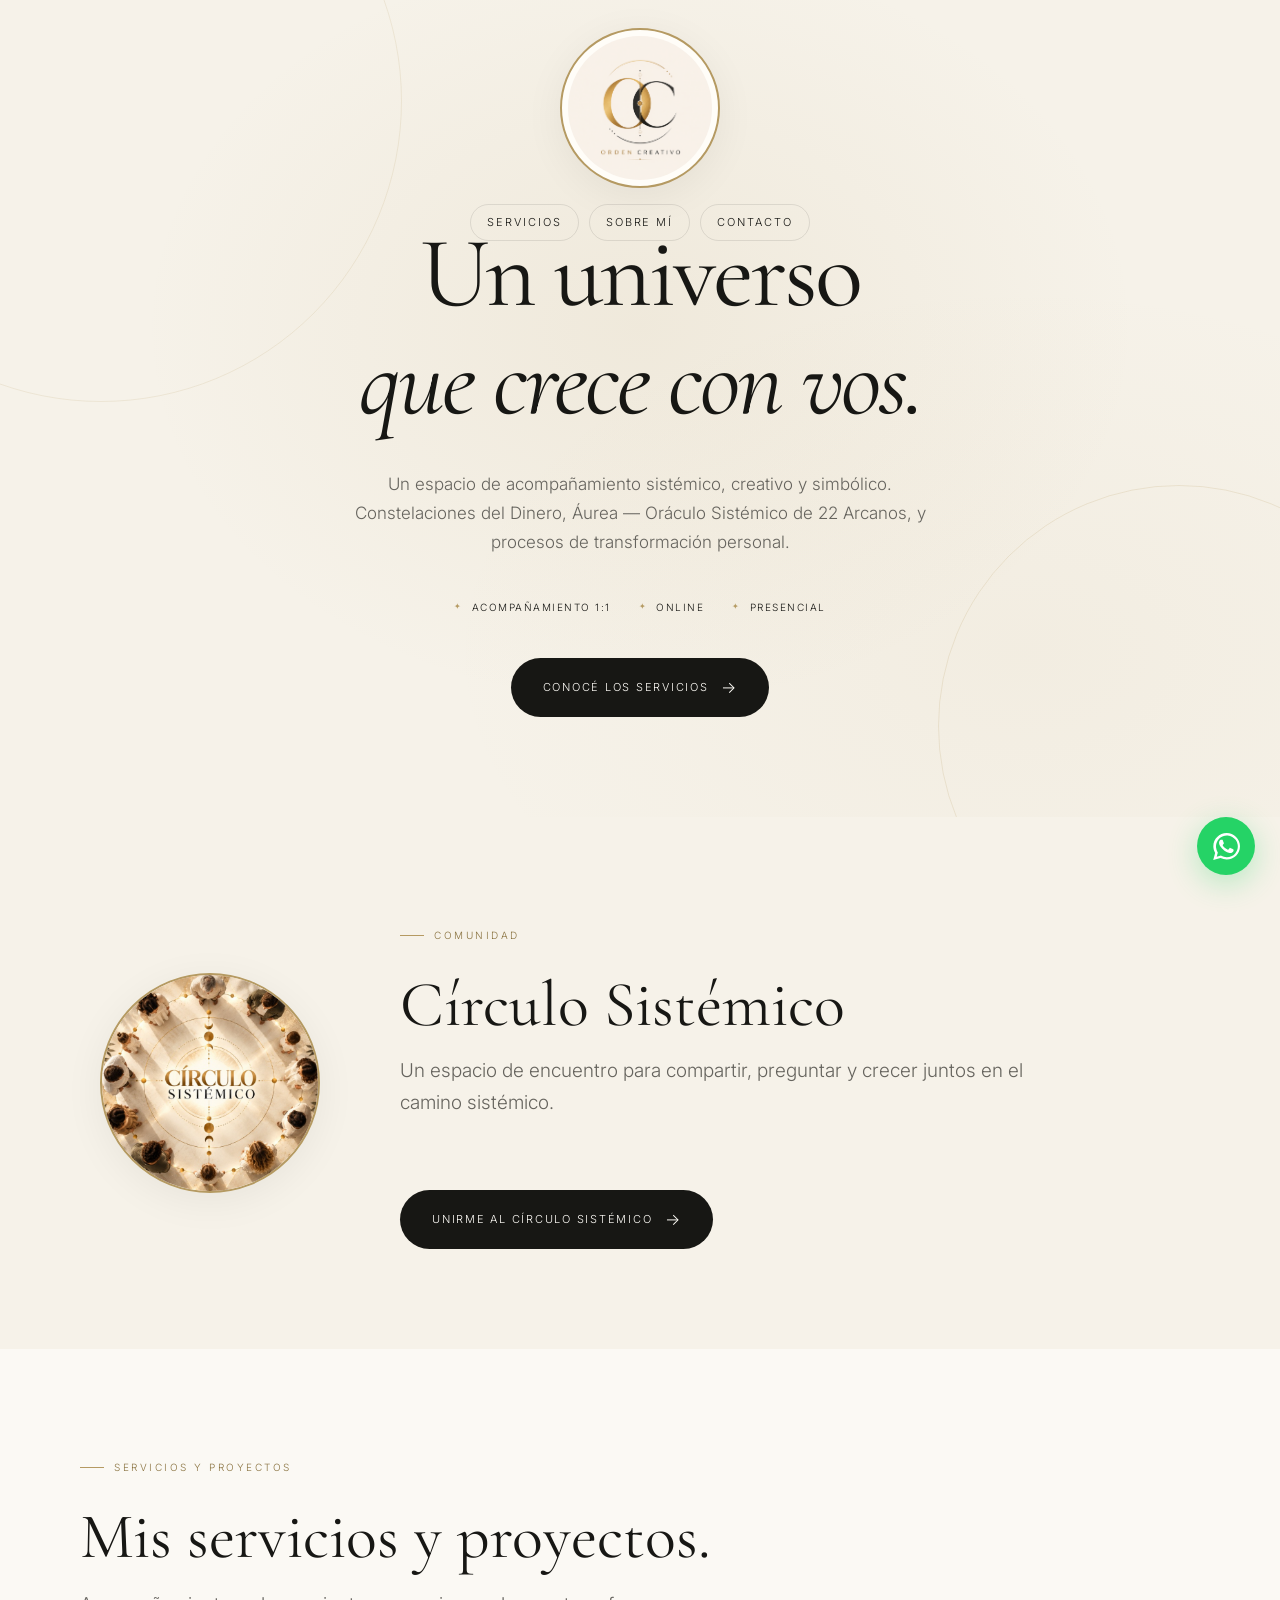
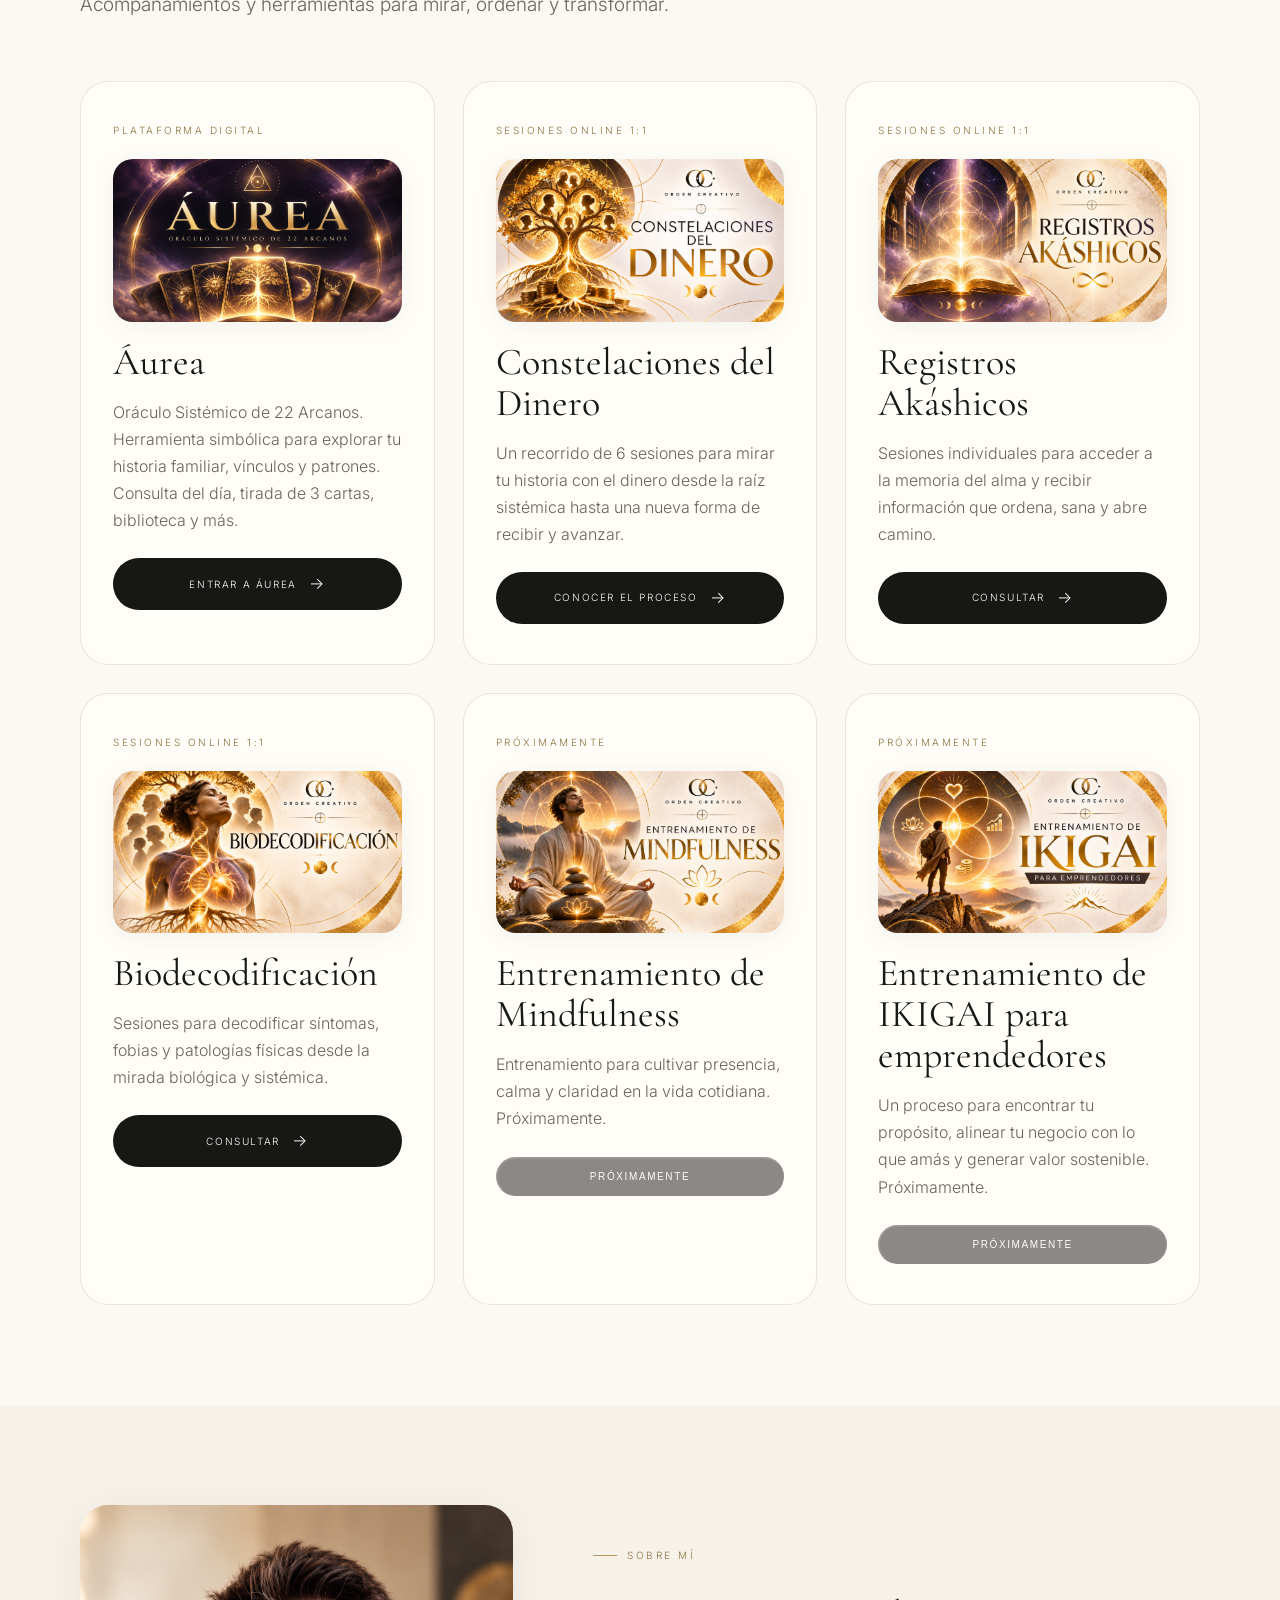
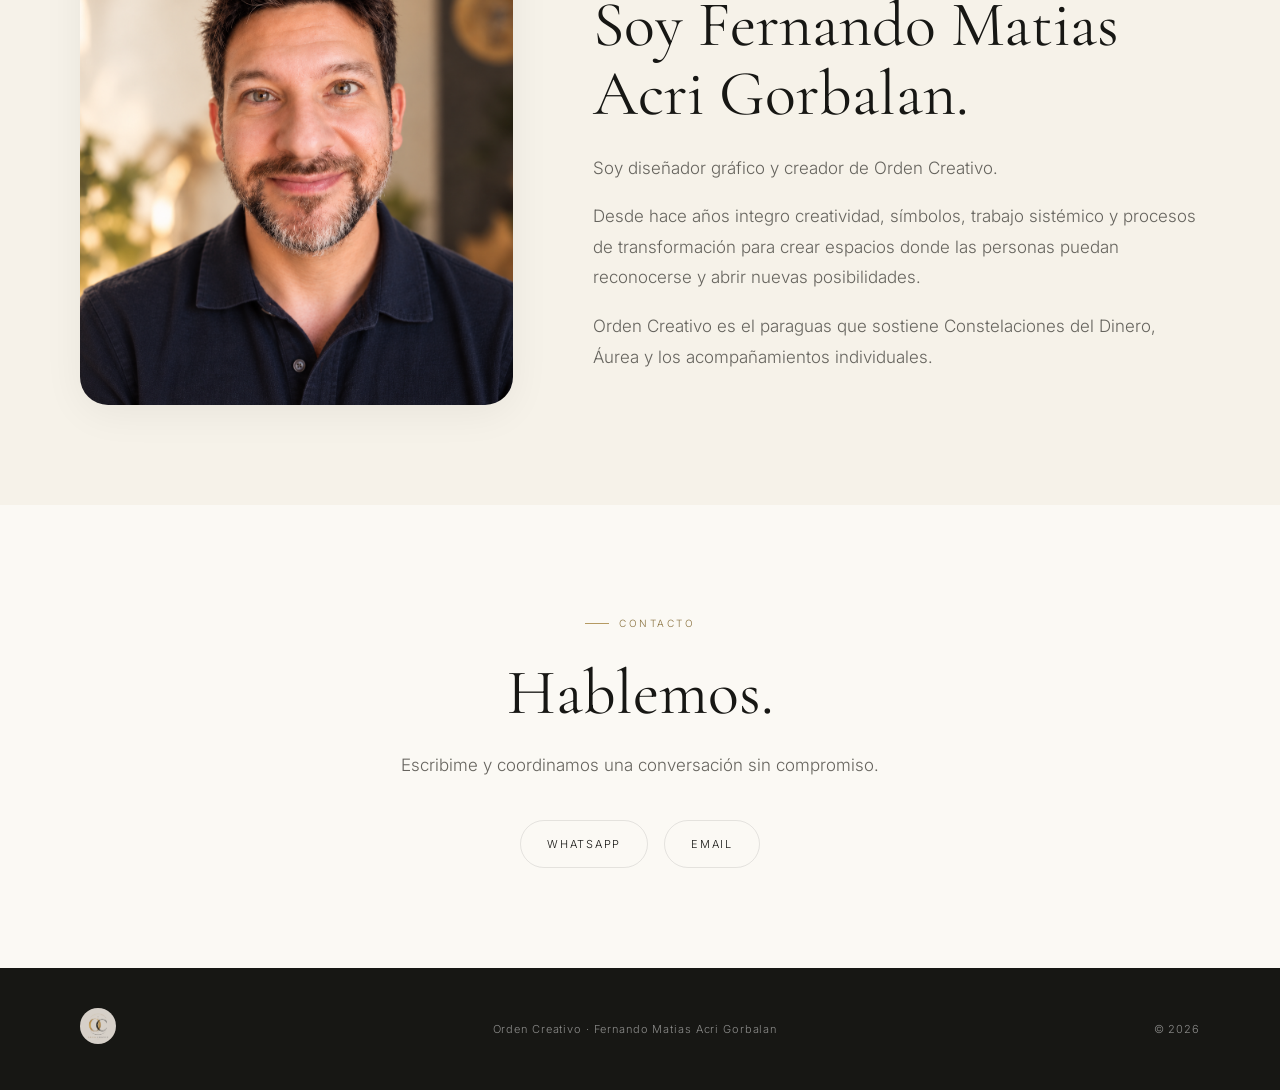
<file: index.html>
<!DOCTYPE html>
<html lang="es">
<head>
  <meta charset="UTF-8" />
  <meta name="viewport" content="width=device-width, initial-scale=1.0" />

  <title>Orden Creativo — Fernando Matias Acri Gorbalan</title>

  <meta
    name="description"
    content="Orden Creativo. Constelaciones del Dinero, Áurea — Oráculo Sistémico de 22 Arcanos, y acompañamiento sistémico y creativo."
  />

  <link rel="icon" href="assets/favicon-circulo.png" type="image/png" />
  <link rel="preconnect" href="https://fonts.googleapis.com">
  <link rel="preconnect" href="https://fonts.gstatic.com" crossorigin>

  <link
    href="https://fonts.googleapis.com/css2?family=Cormorant+Garamond:ital,wght@0,400;0,500;0,600;1,400;1,500&family=Inter:wght@300;400;500;600&display=swap"
    rel="stylesheet"
  />

  <style>
    :root {
      --cream: #f6f2e9;
      --cream-light: #fbf9f4;
      --cream-warm: #f0e8d8;
      --black: #171714;
      --gray: #66645e;
      --gold: #b59a62;
      --gold-dark: #8a7340;
      --gold-light: #d6c397;
      --line: rgba(23, 23, 20, 0.10);
      --white: #fffdf8;
      --radius-sm: 12px;
      --radius-md: 20px;
      --radius-lg: 28px;
      --radius-xl: 40px;
      --shadow-soft: 0 8px 40px rgba(23, 23, 20, 0.06);
      --shadow-card: 0 4px 24px rgba(23, 23, 20, 0.05);
      --transition: 0.4s cubic-bezier(0.25, 0.46, 0.45, 0.94);
    }

    * { margin: 0; padding: 0; box-sizing: border-box; }
    html { scroll-behavior: smooth; }
    body {
      background: var(--cream-light);
      color: var(--black);
      font-family: "Inter", sans-serif;
      font-weight: 300;
      line-height: 1.7;
      -webkit-font-smoothing: antialiased;
    }
    h1, h2, h3 {
      font-family: "Cormorant Garamond", serif;
      font-weight: 400;
      line-height: 1.08;
    }
    a { color: inherit; text-decoration: none; }
    a:focus-visible, button:focus-visible { outline: 2px solid var(--gold); outline-offset: 3px; }

    .container { width: min(1120px, calc(100% - 48px)); margin: 0 auto; }

    /* HEADER */
    header {
      position: absolute; top: 0; left: 0; width: 100%; z-index: 20; padding: 28px 0;
    }
    .nav { display: flex; flex-direction: column; align-items: center; position: relative; gap: 16px; }
    .brand { display: flex; align-items: center; }
    .nav-links { display: flex; align-items: center; gap: 10px; flex-wrap: wrap; justify-content: center; }
    .brand img {
      height: 160px; width: 160px; object-fit: cover;
      border-radius: 50%; border: 2px solid var(--gold);
      background: var(--white); padding: 6px;
      box-shadow: var(--shadow-soft);
      transition: opacity var(--transition), transform var(--transition);
    }
    .brand img:hover { opacity: 0.85; transform: scale(1.03); }
    .nav-link {
      font-size: 11px; text-transform: uppercase; letter-spacing: 0.18em;
      padding: 8px 16px; border-radius: 999px; border: 1px solid var(--line);
      transition: all var(--transition); white-space: nowrap;
    }
    .nav-link:hover { background: var(--black); color: var(--white); border-color: var(--black); }

    /* HERO */
    .hero {
      min-height: 90vh; display: flex; align-items: center; justify-content: center;
      text-align: center; position: relative; overflow: hidden;
      background:
        radial-gradient(ellipse at 50% 40%, rgba(181, 154, 98, 0.10), transparent 55%),
        radial-gradient(ellipse at 80% 80%, rgba(181, 154, 98, 0.06), transparent 40%),
        var(--cream);
    }
    .hero::before { content: ""; position: absolute; width: 600px; height: 600px; border: 1px solid rgba(181, 154, 98, 0.15); border-radius: 50%; left: -200px; top: -200px; animation: float 20s ease-in-out infinite; }
    .hero::after { content: ""; position: absolute; width: 480px; height: 480px; border: 1px solid rgba(181, 154, 98, 0.18); border-radius: 50%; right: -140px; bottom: -150px; animation: float 25s ease-in-out infinite reverse; }
    @keyframes float { 0%, 100% { transform: translate(0, 0); } 50% { transform: translate(20px, -20px); } }
    .hero-content { max-width: 850px; position: relative; z-index: 2; padding-top: 60px; }
    .eyebrow {
      display: inline-flex; align-items: center; gap: 14px; margin-bottom: 30px;
      font-size: 10px; letter-spacing: 0.3em; text-transform: uppercase; color: var(--gold-dark);
      padding: 8px 20px; background: rgba(255, 255, 255, 0.5); border-radius: 999px;
      border: 1px solid rgba(181, 154, 98, 0.15); backdrop-filter: blur(8px);
    }
    .eyebrow::before { content: ""; width: 6px; height: 6px; border-radius: 50%; background: var(--gold); }
    .hero h1 { font-size: clamp(52px, 9vw, 100px); letter-spacing: -0.03em; max-width: 900px; margin: 0 auto; }
    .hero-description { max-width: 620px; margin: 34px auto 0; font-size: 17px; color: var(--gray); }
    .hero-meta { display: flex; justify-content: center; gap: 28px; margin-top: 42px; font-size: 10px; letter-spacing: 0.15em; text-transform: uppercase; }
    .hero-meta span { display: flex; align-items: center; gap: 9px; }
    .hero-meta span::before { content: "✦"; color: var(--gold); font-size: 8px; }
    .cta {
      display: inline-flex; align-items: center; justify-content: center; gap: 12px;
      margin-top: 42px; padding: 16px 32px; background: var(--black); color: var(--white);
      font-size: 11px; letter-spacing: 0.16em; text-transform: uppercase; border-radius: 999px;
      transition: all var(--transition);
    }
    .cta:hover { background: var(--gold); color: var(--black); transform: translateY(-2px); box-shadow: 0 12px 32px rgba(181, 154, 98, 0.25); }
    .cta-arrow { font-size: 16px; transition: transform var(--transition); }
    .cta:hover .cta-arrow { transform: translateX(4px); }

    /* SECTIONS */
    section { padding: 100px 0; }
    .section-label { display: inline-flex; align-items: center; gap: 10px; font-size: 10px; letter-spacing: 0.25em; text-transform: uppercase; color: var(--gold-dark); margin-bottom: 26px; }
    .section-label::before { content: ""; width: 24px; height: 1px; background: var(--gold); }
    h2 { font-size: clamp(42px, 5vw, 68px); }
    .lead { font-size: 19px; color: var(--gray); max-width: 650px; }

    /* CÍRCULO SISTÉMICO */
    .circulo { background: var(--cream); }
    .circulo-inner {
      display: grid; grid-template-columns: minmax(0, 260px) minmax(0, 1fr);
      gap: 60px; align-items: center;
    }
    .circulo-visual { display: grid; place-items: center; }
    .circulo-logo {
      width: 220px; height: 220px; object-fit: cover;
      border-radius: 50%; border: 2px solid var(--gold);
      box-shadow: var(--shadow-soft);
    }
    .circulo-copy h2 { font-size: clamp(42px, 5vw, 64px); margin-bottom: 16px; }
    .circulo-copy .lead { margin-bottom: 28px; }
    @media (max-width: 800px) {
      .circulo-inner { grid-template-columns: 1fr; gap: 36px; text-align: center; }
      .circulo-visual { justify-self: center; }
      .circulo-logo { width: 180px; height: 180px; }
    }

    /* SERVICES */
    .services { background: var(--cream-light); }
    .services-grid { display: grid; grid-template-columns: repeat(auto-fit, minmax(300px, 1fr)); gap: 28px; margin-top: 60px; }
    .service-card {
      background: var(--white); border: 1px solid var(--line); border-radius: var(--radius-lg);
      padding: 40px 32px; display: grid; gap: 16px; align-content: start;
      transition: transform var(--transition), box-shadow var(--transition);
    }
    .service-card:hover { transform: translateY(-4px); box-shadow: var(--shadow-soft); }
    .service-card .tag { font-size: 10px; letter-spacing: 0.25em; text-transform: uppercase; color: var(--gold-dark); }
    .service-card h3 { font-size: clamp(28px, 3.5vw, 38px); }
    .service-img { width: 100%; aspect-ratio: 16 / 9; object-fit: cover; border-radius: var(--radius-md); margin: 4px 0; box-shadow: var(--shadow-card); }
    .service-card p { color: var(--gray); font-size: 16px; line-height: 1.7; }
    .service-card .cta { margin-top: 8px; padding: 12px 24px; font-size: 10px; }

    /* ABOUT */
    .about { background: var(--cream); }
    .about-grid { display: grid; grid-template-columns: 1fr 1.4fr; gap: 80px; align-items: center; }
    .about h2 { font-size: clamp(42px, 5vw, 64px); }
    .about-copy { margin-top: 24px; color: var(--gray); font-size: 17px; line-height: 1.8; }
    .about-copy p + p { margin-top: 18px; }
    .portrait { width: 100%; aspect-ratio: 4 / 5; object-fit: cover; border-radius: var(--radius-lg); box-shadow: var(--shadow-soft); }

    /* CONTACT */
    .contact { background: var(--cream-light); }
    .contact-inner { max-width: 720px; margin: 0 auto; text-align: center; }
    .contact h2 { font-size: clamp(42px, 5vw, 64px); }
    .contact p { color: var(--gray); font-size: 17px; margin: 24px auto 40px; max-width: 560px; }
    .contact-links { display: flex; flex-wrap: wrap; justify-content: center; gap: 16px; }
    .contact-link {
      display: inline-flex; align-items: center; gap: 10px; padding: 14px 26px;
      border: 1px solid var(--line); border-radius: 999px; font-size: 11px;
      letter-spacing: 0.16em; text-transform: uppercase; transition: all var(--transition);
    }
    .contact-link:hover { background: var(--black); color: var(--white); border-color: var(--black); }

    /* FOOTER */
    footer { padding: 40px 0; background: var(--black); color: rgba(255, 255, 255, 0.5); font-size: 11px; letter-spacing: 0.08em; }
    .footer-inner { display: flex; justify-content: space-between; align-items: center; flex-wrap: wrap; gap: 16px; }
    .footer-logo { height: 36px; width: 36px; object-fit: cover; border-radius: 50%; opacity: 0.85; }

    /* WHATSAPP FLOAT */
    .whatsapp { position: fixed; z-index: 50; right: 25px; bottom: 25px; width: 58px; height: 58px; border-radius: 50%; background: #25D366; color: white; display: flex; align-items: center; justify-content: center; box-shadow: 0 8px 30px rgba(37, 211, 102, 0.3); transition: all var(--transition); text-decoration: none; }
    .whatsapp:hover { transform: scale(1.08); box-shadow: 0 12px 40px rgba(37, 211, 102, 0.4); }
    .whatsapp svg { width: 27px; height: 27px; fill: currentColor; }

    @media (max-width: 800px) {
      .container { width: min(100% - 32px, 1120px); }
      section { padding: 70px 0; }
      .about-grid { grid-template-columns: 1fr; gap: 40px; }
      .hero h1 { font-size: clamp(40px, 12vw, 70px); }
      .brand img { height: 110px; width: 110px; }
    }
    @media (max-width: 480px) {
      .hero h1 { font-size: clamp(34px, 10vw, 52px); }
      .brand img { height: 90px; width: 90px; }
    }
  </style>
</head>
<body>

  <a href="#main-content" class="skip-link" style="position:absolute;top:-100%;left:16px;z-index:100;padding:12px 24px;background:var(--black);color:var(--white);font-size:14px;border-radius:var(--radius-sm);transition:top var(--transition);">Saltar al contenido principal</a>

  <header>
    <nav class="container nav" aria-label="Navegación principal">
      <div class="brand">
        <img src="assets/logo-campo-sagrado.png" alt="Orden Creativo · Fernando Matias Acri Gorbalan" width="80" height="80" />
      </div>
      <div class="nav-links">
        <a href="#servicios" class="nav-link">Servicios</a>
        <a href="#about" class="nav-link">Sobre mí</a>
        <a href="#contacto" class="nav-link">Contacto</a>
      </div>
    </nav>
  </header>

  <main id="main-content">

    <!-- HERO -->
    <section class="hero">
      <div class="container">
        <div style="max-width:850px;margin:0 auto;position:relative;z-index:2;padding-top:120px;">
          <h1>Un universo<br><em>que crece con vos.</em></h1>
          <p class="hero-description">
            Un espacio de acompañamiento sistémico, creativo y simbólico.
            Constelaciones del Dinero, Áurea — Oráculo Sistémico de 22 Arcanos,
            y procesos de transformación personal.
          </p>
          <div class="hero-meta">
            <span>Acompañamiento 1:1</span>
            <span>Online</span>
            <span>Presencial</span>
          </div>
          <a class="cta" href="#servicios">
            Conocé los servicios <span class="cta-arrow">→</span>
          </a>
        </div>
      </div>
    </section>

    <!-- CÍRCULO SISTÉMICO -->

    <section class="circulo" id="circulo">
      <div class="container">
        <div class="circulo-inner">
          <div class="circulo-visual">
            <img src="assets/circulo-sistemico.png" alt="Círculo Sistémico" class="circulo-logo" />
          </div>
          <div class="circulo-copy">
            <div class="section-label">Comunidad</div>
            <h2>Círculo Sistémico</h2>
            <p class="lead">Un espacio de encuentro para compartir, preguntar y crecer juntos en el camino sistémico.</p>
            <a class="cta" href="https://chat.whatsapp.com/CmaMx3aVfW32Vi1pyuILjE" target="_blank" rel="noopener noreferrer">
              Unirme al Círculo Sistémico <span class="cta-arrow">→</span>
            </a>
          </div>
        </div>
      </div>
    </section>


    <!-- SERVICIOS -->

    <section class="services" id="servicios">
      <div class="container">
        <div class="section-label">Servicios y proyectos</div>
        <h2>Mis servicios y proyectos.</h2>
        <p class="lead" style="margin-top:18px;">Acompañamientos y herramientas para mirar, ordenar y transformar.</p>

        <div class="services-grid">

          <article class="service-card">
            <span class="tag">Plataforma digital</span>
            <img src="assets/aurea-oraculo.png" alt="Áurea" class="service-img" loading="lazy" />
            <h3>Áurea</h3>
            <p>Oráculo Sistémico de 22 Arcanos. Herramienta simbólica para explorar tu historia familiar, vínculos y patrones. Consulta del día, tirada de 3 cartas, biblioteca y más.</p>
            <a class="cta" href="aurea/">
              Entrar a Áurea <span class="cta-arrow">→</span>
            </a>
          </article>

          <article class="service-card">
            <span class="tag">Sesiones online 1:1</span>
            <img src="assets/constelaciones-dinero.png" alt="Constelaciones del Dinero" class="service-img" loading="lazy" />
            <h3>Constelaciones del Dinero</h3>
            <p>Un recorrido de 6 sesiones para mirar tu historia con el dinero desde la raíz sistémica hasta una nueva forma de recibir y avanzar.</p>
            <a class="cta" href="constelaciones/#proceso">
              Conocer el proceso <span class="cta-arrow">→</span>
            </a>
          </article>

          <article class="service-card">
            <span class="tag">Sesiones online 1:1</span>
            <img src="assets/registros-akashicos.png" alt="Registros Akáshicos" class="service-img" loading="lazy" />
            <h3>Registros Akáshicos</h3>
            <p>Sesiones individuales para acceder a la memoria del alma y recibir información que ordena, sana y abre camino.</p>
            <a class="cta" href="https://wa.me/541131404044?text=Hola%20Fernando%2C%20quiero%20conocer%20las%20sesiones%20de%20Registros%20Ak%C3%A1shicos." target="_blank" rel="noopener noreferrer">
              Consultar <span class="cta-arrow">→</span>
            </a>
          </article>

          <article class="service-card">
            <span class="tag">Sesiones online 1:1</span>
            <img src="assets/biodecodificacion.png" alt="Biodecodificación" class="service-img" loading="lazy" />
            <h3>Biodecodificación</h3>
            <p>Sesiones para decodificar síntomas, fobias y patologías físicas desde la mirada biológica y sistémica.</p>
            <a class="cta" href="https://wa.me/541131404044?text=Hola%20Fernando%2C%20quiero%20conocer%20la%20Biodecodificaci%C3%B3n." target="_blank" rel="noopener noreferrer">
              Consultar <span class="cta-arrow">→</span>
            </a>
          </article>

          <article class="service-card">
            <span class="tag">Próximamente</span>
            <img src="assets/mindfulness.png" alt="Entrenamiento de Mindfulness" class="service-img" loading="lazy" />
            <h3>Entrenamiento de Mindfulness</h3>
            <p>Entrenamiento para cultivar presencia, calma y claridad en la vida cotidiana. Próximamente.</p>
            <button class="cta" type="button" disabled style="opacity:0.5;cursor:not-allowed;">Próximamente</button>
          </article>

          <article class="service-card">
            <span class="tag">Próximamente</span>
            <img src="assets/ikigai.png" alt="Entrenamiento de IKIGAI" class="service-img" loading="lazy" />
            <h3>Entrenamiento de IKIGAI para emprendedores</h3>
            <p>Un proceso para encontrar tu propósito, alinear tu negocio con lo que amás y generar valor sostenible. Próximamente.</p>
            <button class="cta" type="button" disabled style="opacity:0.5;cursor:not-allowed;">Próximamente</button>
          </article>

        </div>        </div>
      </div>
    </section>


    <!-- SOBRE -->
    <section class="about">
      <div class="container">
        <div class="about-grid">
          <img src="assets/ChatGPT Image 10 sept 2026, 04_56_59 p.m.png" alt="Fernando Matias Acri Gorbalan" class="portrait" width="400" height="500" loading="lazy" />
          <div>
            <div class="section-label">Sobre mí</div>
            <h2>Soy Fernando Matias Acri Gorbalan.</h2>
            <div class="about-copy">
              <p>Soy diseñador gráfico y creador de Orden Creativo.</p>
              <p>Desde hace años integro creatividad, símbolos, trabajo sistémico y procesos de transformación para crear espacios donde las personas puedan reconocerse y abrir nuevas posibilidades.</p>
              <p>Orden Creativo es el paraguas que sostiene Constelaciones del Dinero, Áurea y los acompañamientos individuales.</p>
            </div>
          </div>
        </div>
      </div>
    </section>

    <!-- CONTACTO -->
    <section class="contact" id="contacto">
      <div class="container">
        <div class="contact-inner">
          <div class="section-label" style="justify-content:center;">Contacto</div>
          <h2>Hablemos.</h2>
          <p>Escribime y coordinamos una conversación sin compromiso.</p>
          <div class="contact-links">
            <a class="contact-link" href="https://wa.me/541131404044?text=Hola%20Fernando%2C%20quiero%20conocer%20Orden%20Creativo." target="_blank" rel="noopener noreferrer">
              WhatsApp
            </a>
            <a class="contact-link" href="mailto:ingu.studio@gmail.com">
              Email
            </a>
          </div>
        </div>
      </div>
    </section>

  </main>

  <footer>
    <div class="container footer-inner">
      <div>
        <img src="assets/logo-campo-sagrado.png" alt="Orden Creativo" class="footer-logo" width="120" height="24" loading="lazy" />
      </div>
      <div>Orden Creativo · Fernando Matias Acri Gorbalan</div>
      <div>© 2026</div>
    </div>
  </footer>

  <a class="whatsapp" href="https://wa.me/541131404044?text=Hola%20Fernando%2C%20quiero%20conocer%20Orden%20Creativo." target="_blank" rel="noopener noreferrer" aria-label="Contactar por WhatsApp">
    <svg viewBox="0 0 24 24"><path d="M20.5 3.5A11.8 11.8 0 0 0 12.1 0C5.6 0 .3 5.3.3 11.8c0 2.1.6 4.1 1.6 5.9L.2 24l6.5-1.7a11.8 11.8 0 0 0 5.4 1.3h.1c6.5 0 11.8-5.3 11.8-11.8 0-3.2-1.3-6.1-3.5-8.3ZM12.2 21.6c-1.7 0-3.4-.5-4.8-1.3l-.3-.2-3.8 1 1-3.7-.2-.4a9.7 9.7 0 1 1 8.1 4.6Zm5.3-7.3c-.3-.2-1.8-.9-2.1-1-.3-.1-.5-.2-.7.2-.2.3-.8 1-1 1.2-.2.2-.4.2-.7.1-.3-.2-1.3-.5-2.5-1.6-.9-.8-1.6-1.8-1.8-2.1-.2-.3 0-.5.1-.7l.5-.6c.2-.2.2-.3.3-.5.1-.2 0-.4 0-.6-.1-.2-.7-1.7-.9-2.3-.2-.6-.5-.5-.7-.5h-.6c-.2 0-.6.1-.9.4-.3.3-1.1 1.1-1.1 2.6s1.1 3 1.3 3.2c.2.2 2.2 3.4 5.4 4.7.8.3 1.4.5 1.9.7.8.3 1.5.3 2.1.2.7-.1 1.8-.7 2-1.4.3-.7.3-1.3.2-1.4-.1-.2-.3-.3-.6-.4Z"/></svg>
  </a>

</body>
</html>
</file>
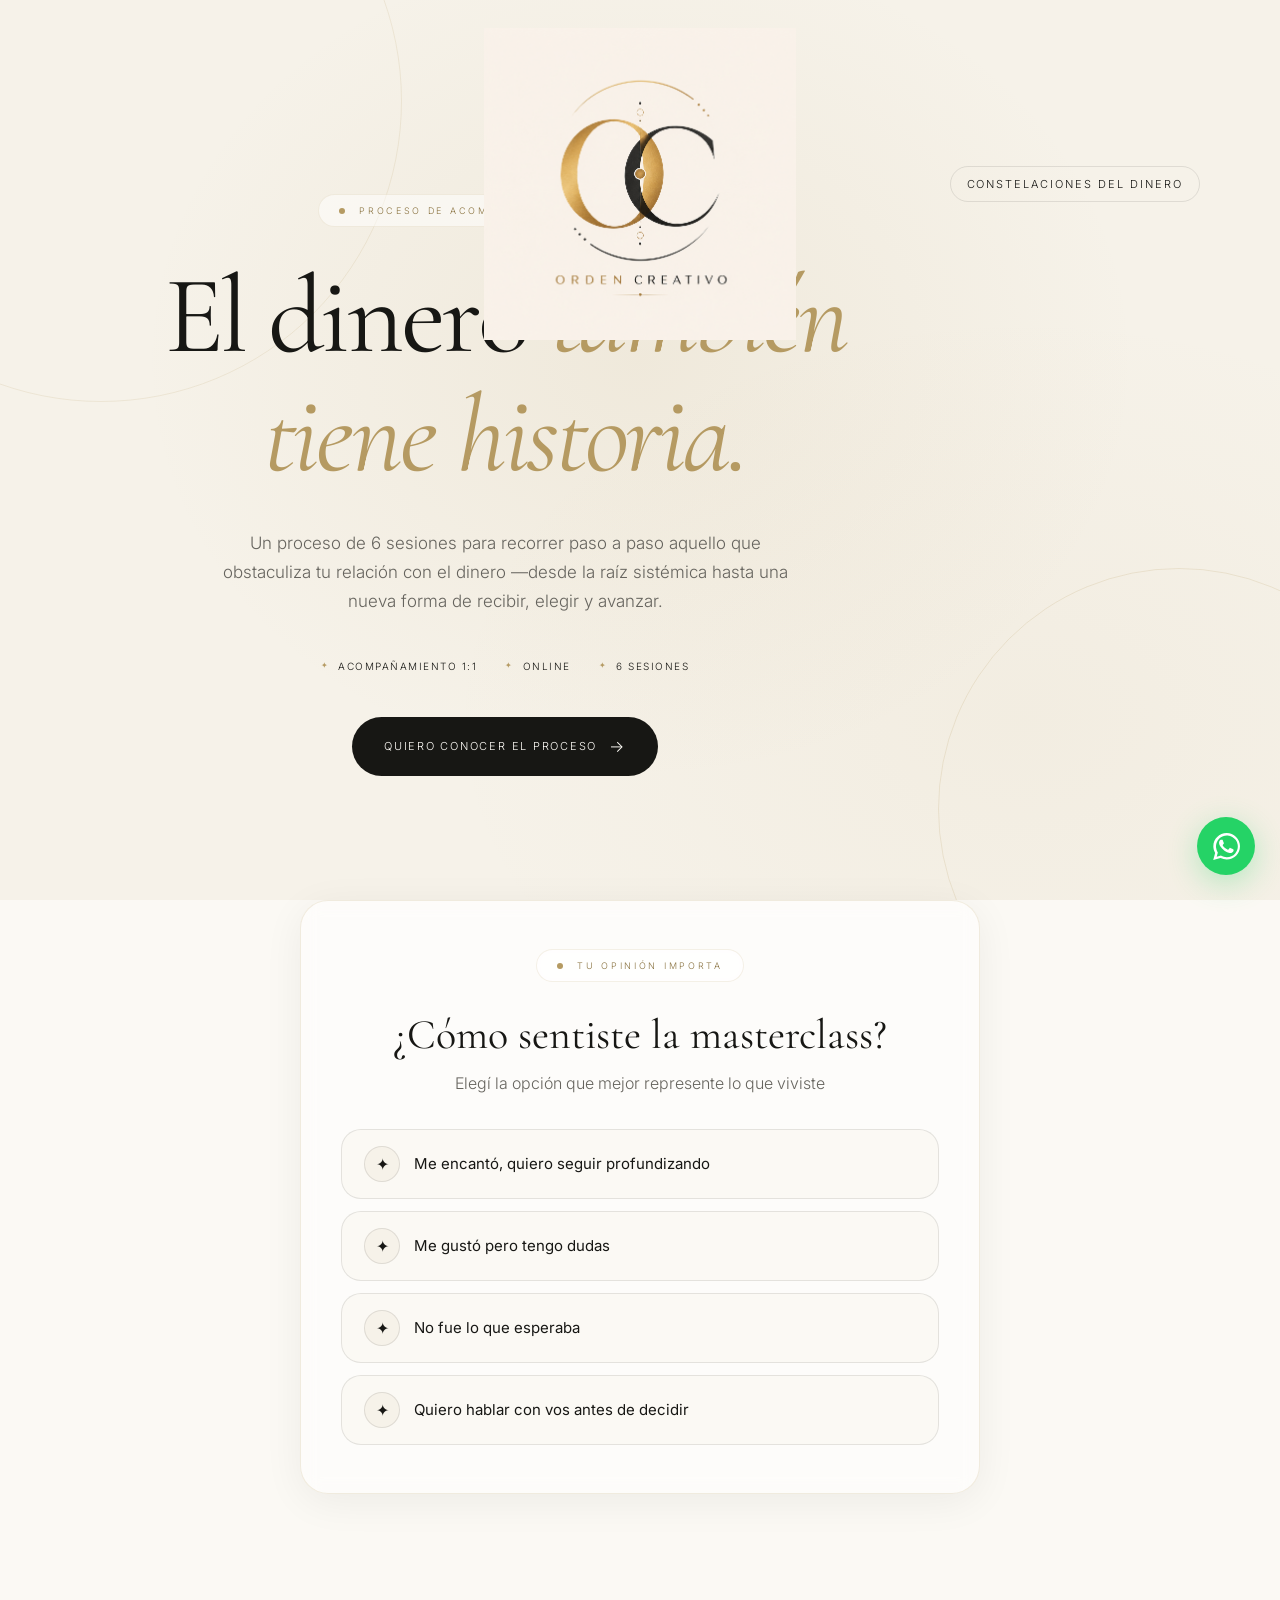
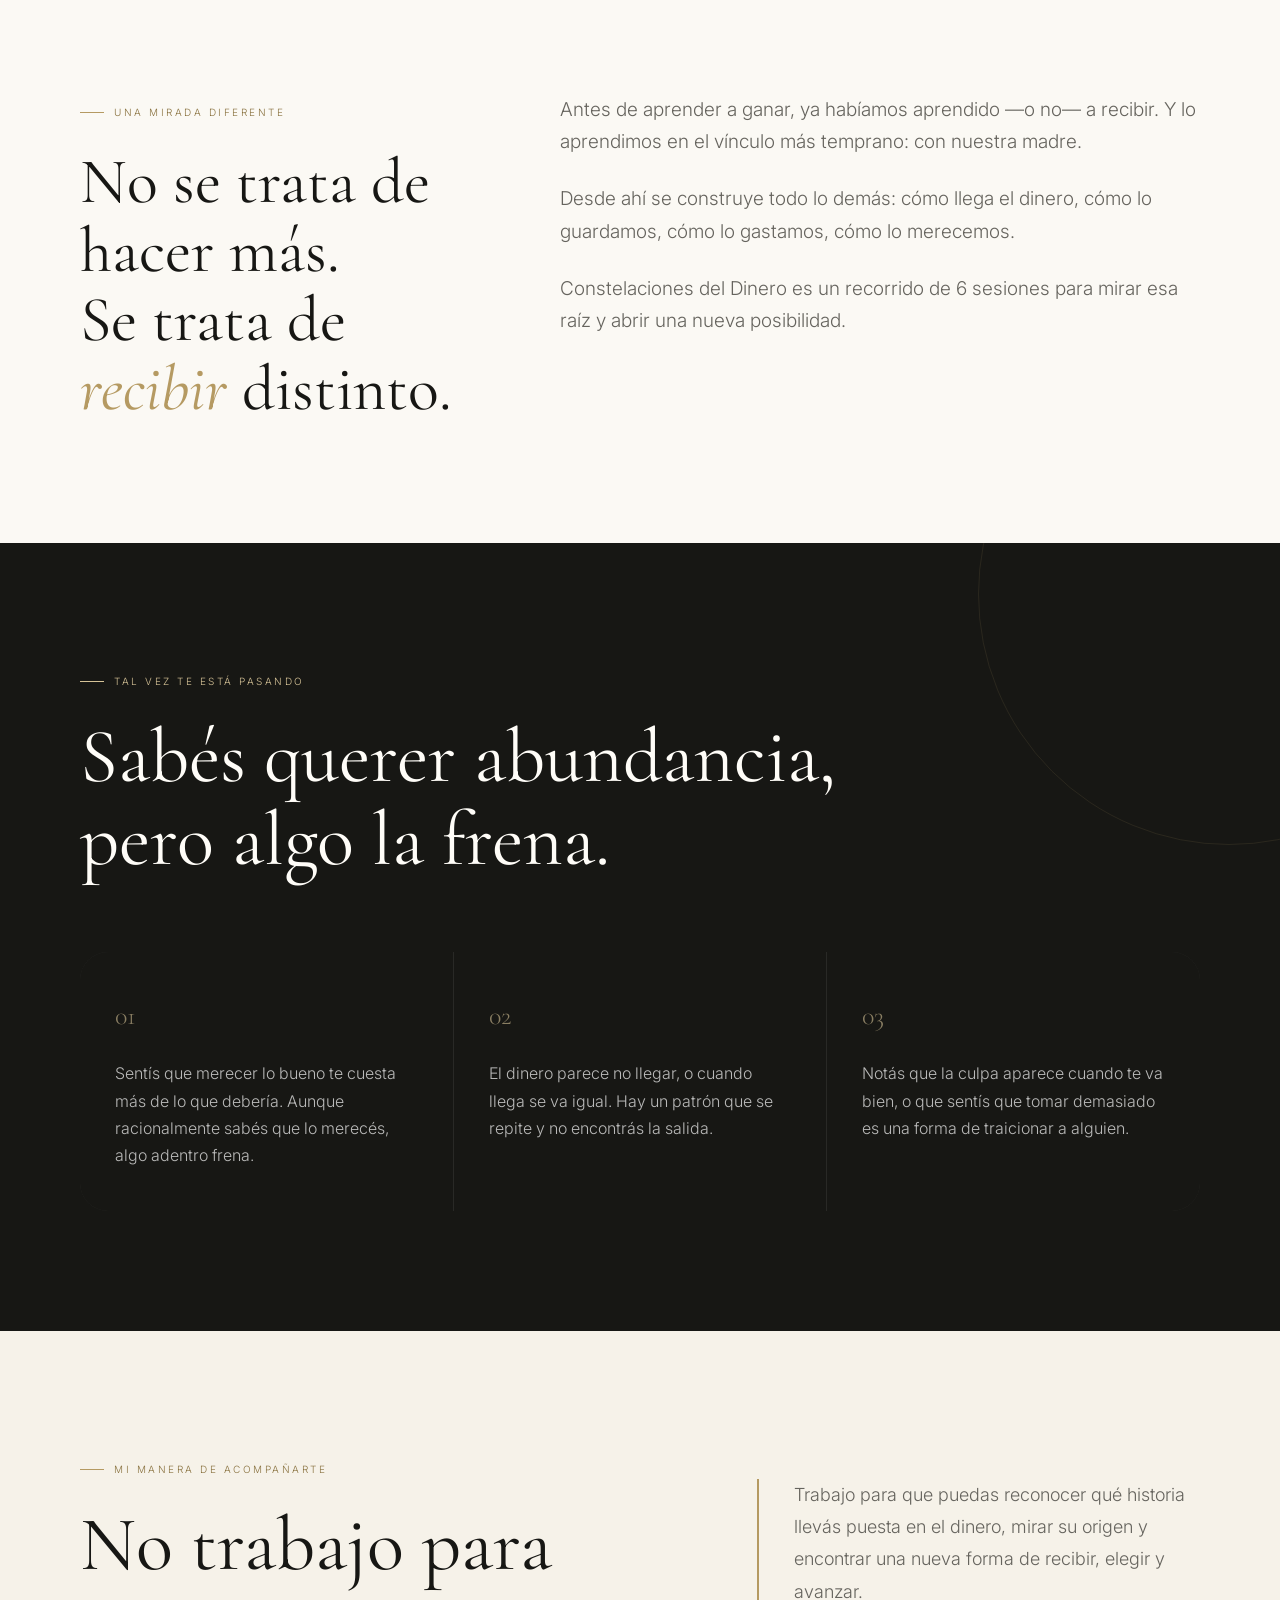
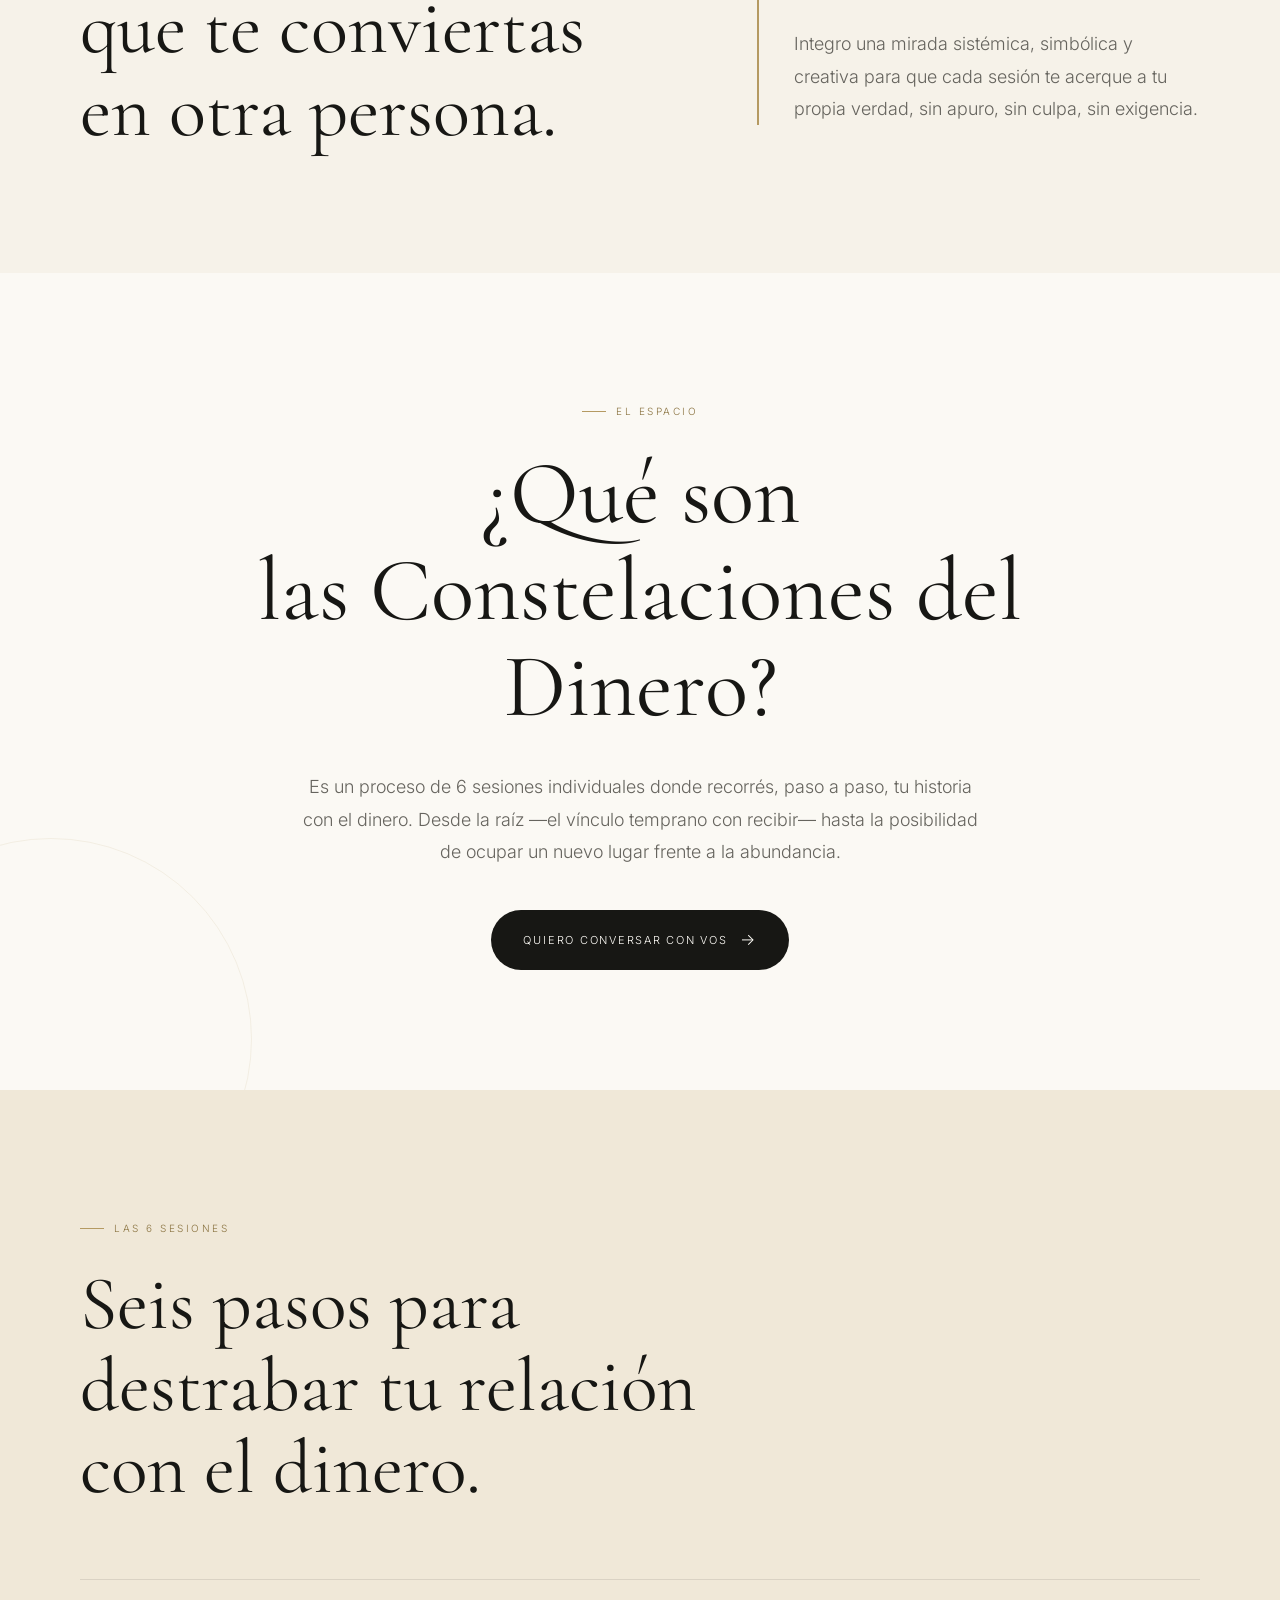
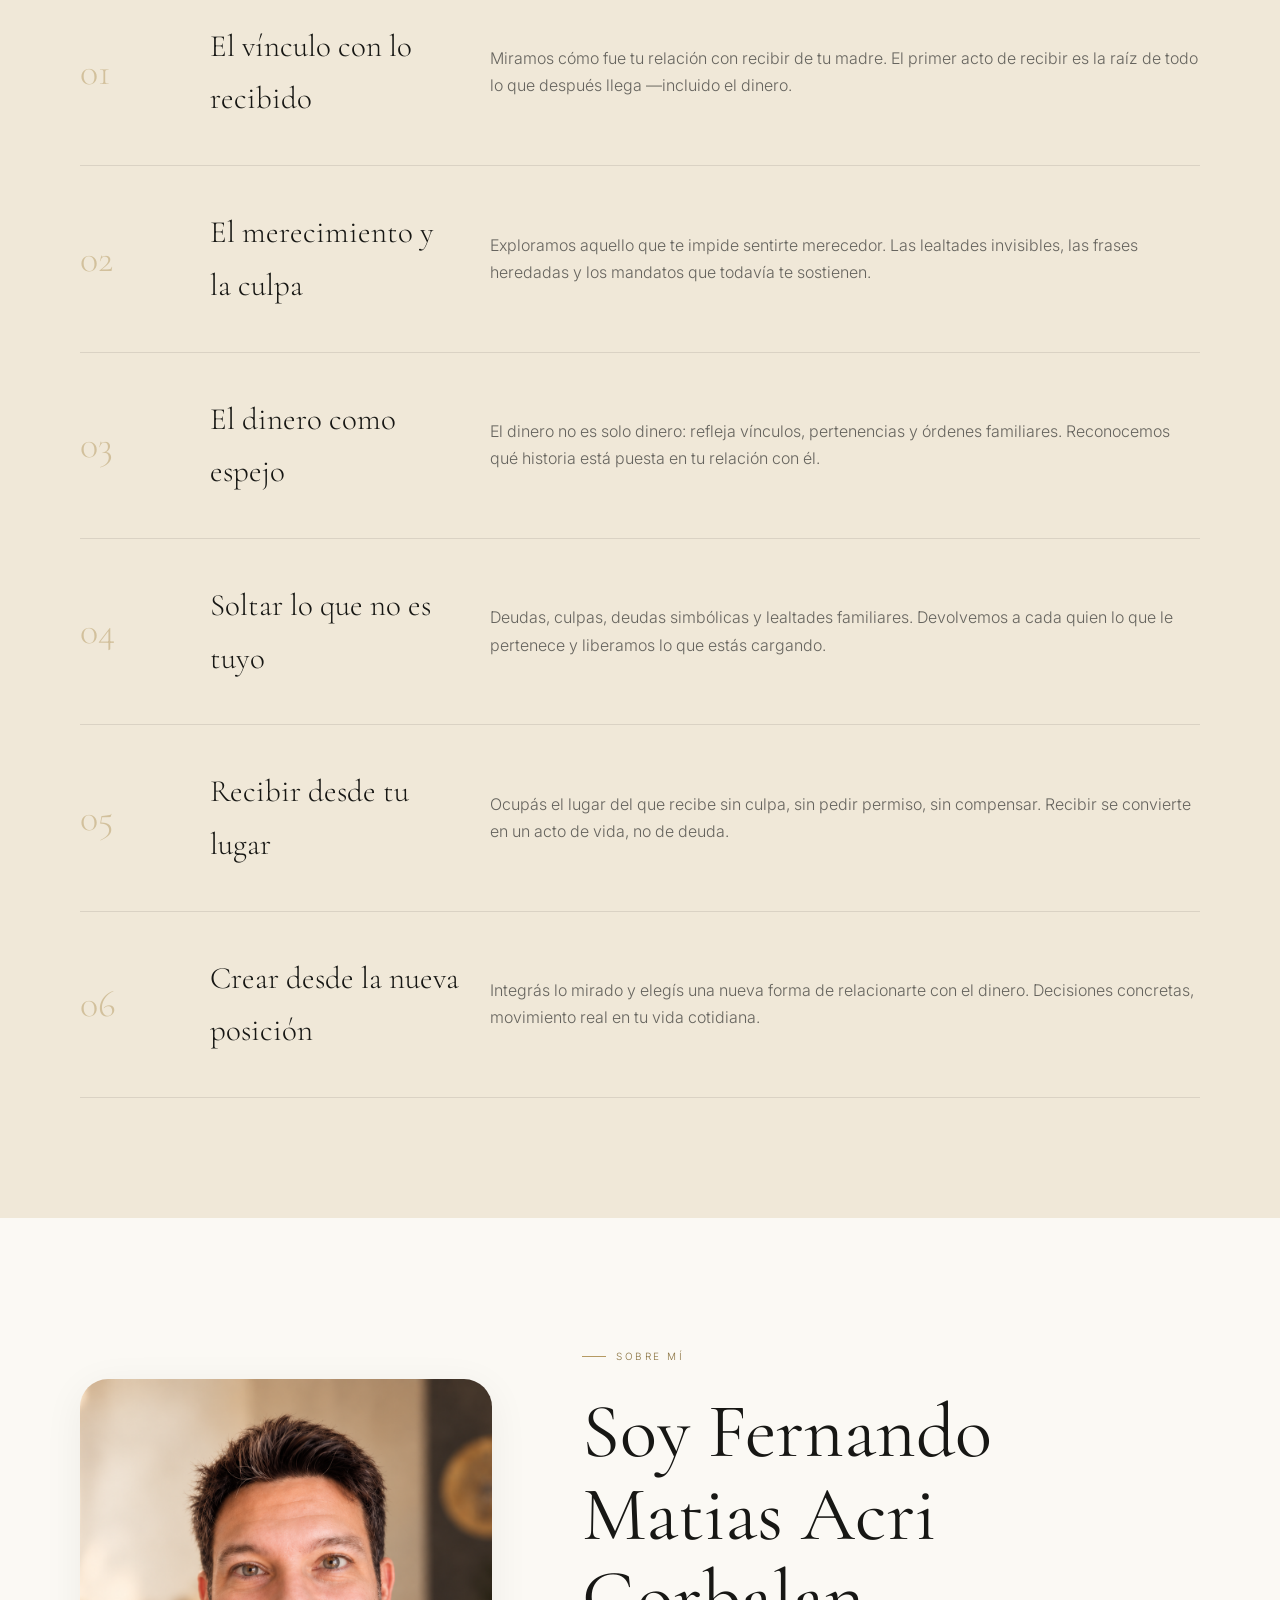
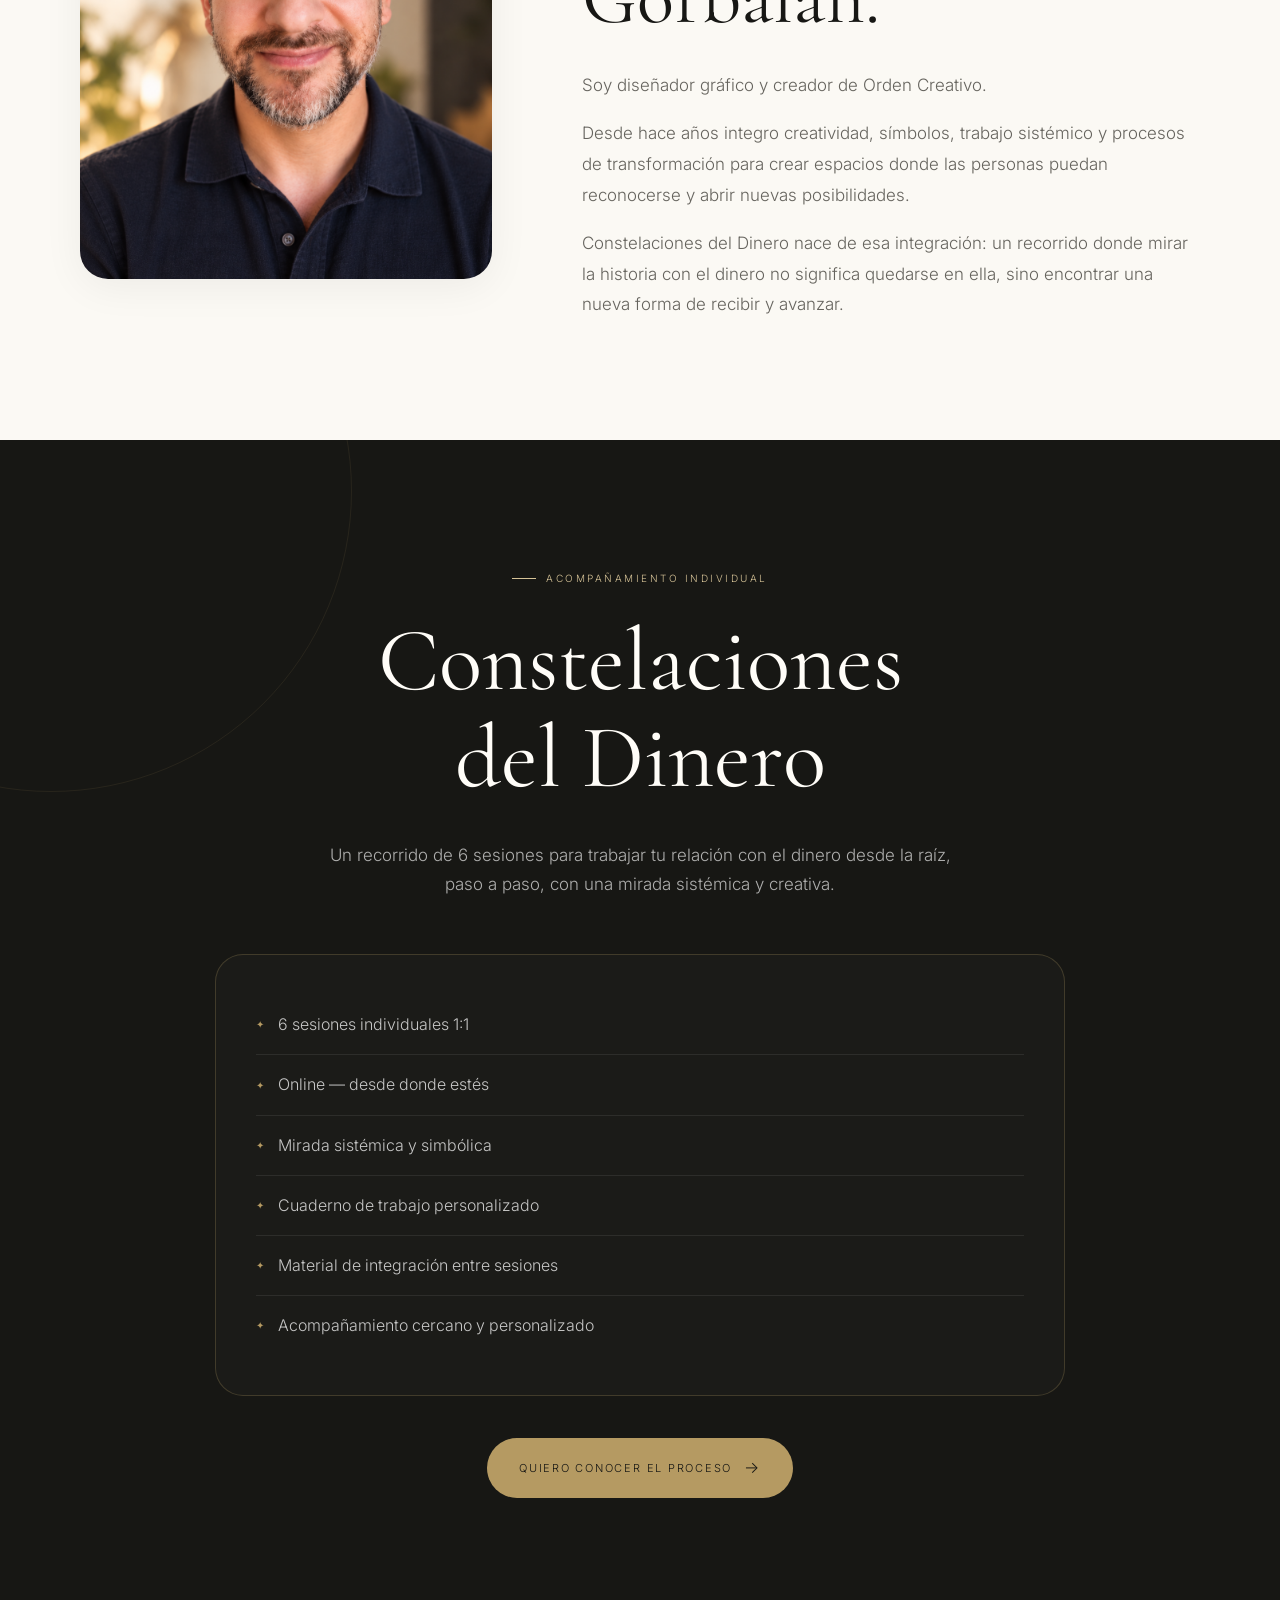
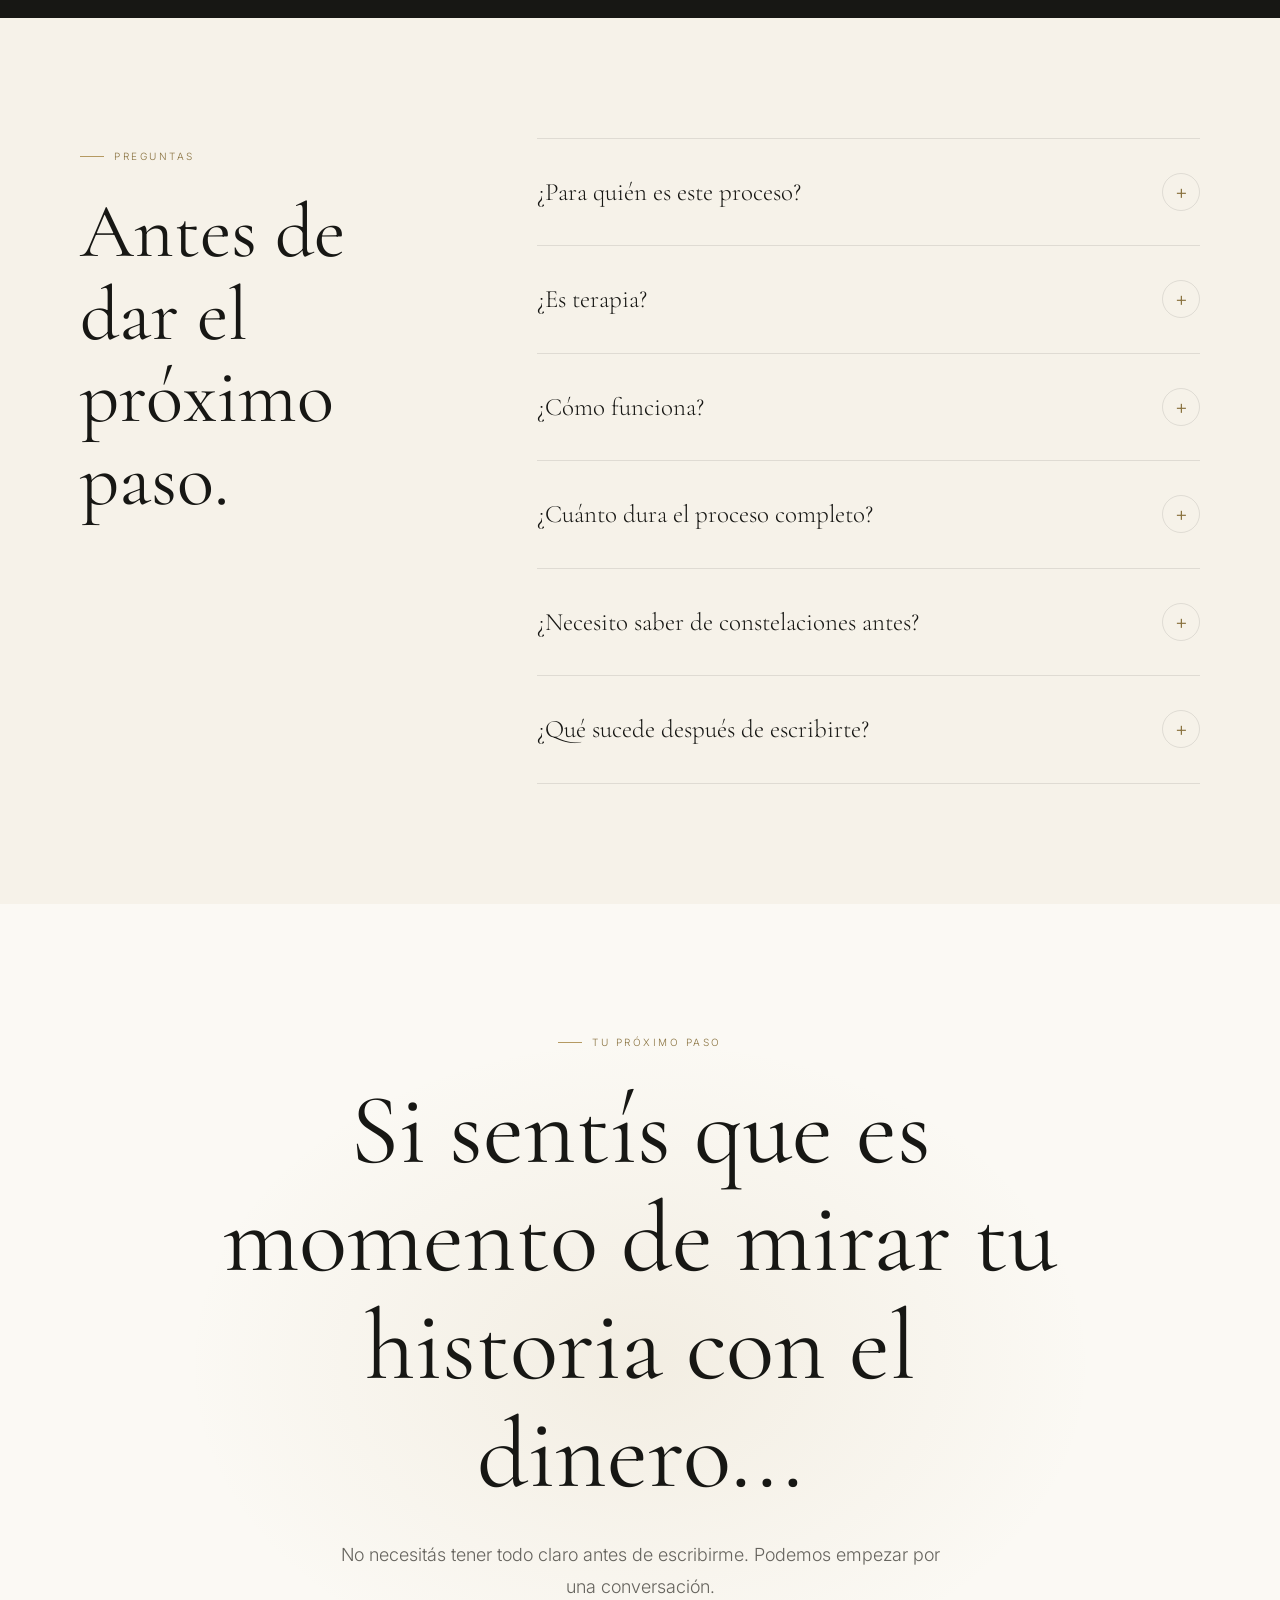
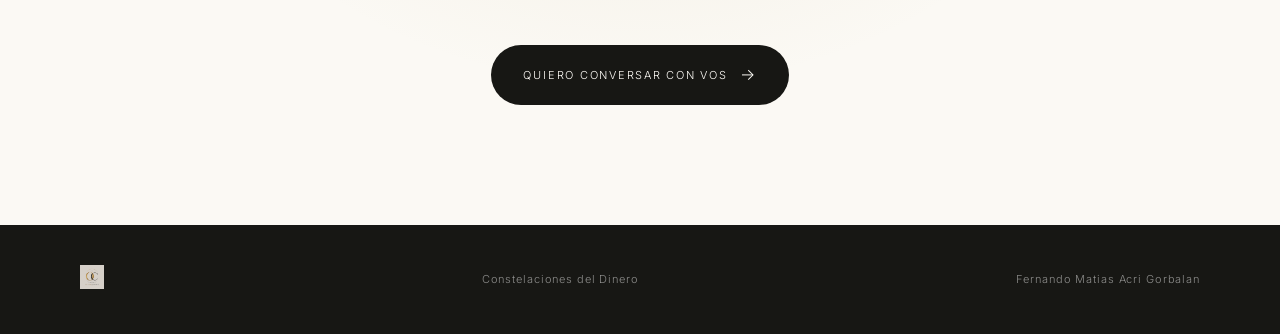
<file: constelaciones/index.html>
<!DOCTYPE html>
<html lang="es">
<head>
  <meta charset="UTF-8" />
  <meta name="viewport" content="width=device-width, initial-scale=1.0" />

  <title>Constelaciones del Dinero — Fernando Matias Acri Gorbalan</title>

  <meta
    name="description"
    content="Constelaciones del Dinero. Un proceso de 6 sesiones para destrabar tu relación con el dinero desde una mirada sistémica, simbólica y creativa."
  />

  <link rel="icon" href="../assets/logo-campo-sagrado.png" type="image/png" />
  <link rel="preconnect" href="https://fonts.googleapis.com">
  <link rel="preconnect" href="https://fonts.gstatic.com" crossorigin>

  <link
    href="https://fonts.googleapis.com/css2?family=Cormorant+Garamond:ital,wght@0,400;0,500;0,600;1,400;1,500&family=Inter:wght@300;400;500;600&display=swap"
    rel="stylesheet"
  />

  <style>
    :root {
      --cream: #f6f2e9;
      --cream-light: #fbf9f4;
      --cream-warm: #f0e8d8;
      --black: #171714;
      --gray: #66645e;
      --gold: #b59a62;
      --gold-dark: #8a7340;
      --gold-light: #d6c397;
      --line: rgba(23, 23, 20, 0.10);
      --white: #fffdf8;
      --radius-sm: 12px;
      --radius-md: 20px;
      --radius-lg: 28px;
      --radius-xl: 40px;
      --shadow-soft: 0 8px 40px rgba(23, 23, 20, 0.06);
      --shadow-card: 0 4px 24px rgba(23, 23, 20, 0.05);
      --transition: 0.4s cubic-bezier(0.25, 0.46, 0.45, 0.94);
    }

    * {
      margin: 0;
      padding: 0;
      box-sizing: border-box;
    }

    html {
      scroll-behavior: smooth;
    }

    body {
      background: var(--cream-light);
      color: var(--black);
      font-family: "Inter", sans-serif;
      font-weight: 300;
      line-height: 1.7;
      -webkit-font-smoothing: antialiased;
    }

    h1, h2, h3 {
      font-family: "Cormorant Garamond", serif;
      font-weight: 400;
      line-height: 1.08;
    }

    a {
      color: inherit;
      text-decoration: none;
    }

    a:focus-visible,
    button:focus-visible,
    summary:focus-visible {
      outline: 2px solid var(--gold);
      outline-offset: 3px;
    }

    .container {
      width: min(1120px, calc(100% - 48px));
      margin: 0 auto;
    }

    .skip-link {
      position: absolute;
      top: -100%;
      left: 16px;
      z-index: 100;
      padding: 12px 24px;
      background: var(--black);
      color: var(--white);
      font-size: 14px;
      border-radius: var(--radius-sm);
      transition: top var(--transition);
    }

    .skip-link:focus {
      top: 16px;
    }

    .footer-logo {
      height: 24px;
      width: auto;
      opacity: 0.85;
    }

    em {
      color: var(--gold);
      font-style: italic;
    }

    /* HEADER */
    header {
      position: absolute;
      top: 0;
      left: 0;
      width: 100%;
      z-index: 20;
      padding: 28px 0;
    }

    .nav {
      display: flex;
      justify-content: center;
      align-items: center;
      position: relative;
    }

    .brand {
      display: flex;
      align-items: center;
    }

    .brand img {
      height: 312px;
      width: auto;
      transition: opacity var(--transition);
    }

    .brand img:hover {
      opacity: 0.7;
    }

    .nav-link {
      position: absolute;
      right: 0;
      font-size: 11px;
      text-transform: uppercase;
      letter-spacing: 0.18em;
      padding: 8px 16px;
      border-radius: 999px;
      border: 1px solid var(--line);
      transition: all var(--transition);
    }

    .nav-link:hover {
      background: var(--black);
      color: var(--white);
      border-color: var(--black);
    }

    /* HERO */
    .hero {
      min-height: 100vh;
      display: flex;
      align-items: center;
      justify-content: center;
      text-align: center;
      position: relative;
      overflow: hidden;
      background:
        radial-gradient(
          ellipse at 50% 40%,
          rgba(181, 154, 98, 0.10),
          transparent 55%
        ),
        radial-gradient(
          ellipse at 80% 80%,
          rgba(181, 154, 98, 0.06),
          transparent 40%
        ),
        var(--cream);
    }

    .hero::before {
      content: "";
      position: absolute;
      width: 600px;
      height: 600px;
      border: 1px solid rgba(181, 154, 98, 0.15);
      border-radius: 50%;
      left: -200px;
      top: -200px;
      animation: float 20s ease-in-out infinite;
    }

    .hero::after {
      content: "";
      position: absolute;
      width: 480px;
      height: 480px;
      border: 1px solid rgba(181, 154, 98, 0.18);
      border-radius: 50%;
      right: -140px;
      bottom: -150px;
      animation: float 25s ease-in-out infinite reverse;
    }

    @keyframes float {
      0%, 100% { transform: translate(0, 0); }
      50% { transform: translate(20px, -20px); }
    }

    .hero-content {
      max-width: 850px;
      position: relative;
      z-index: 2;
      padding-top: 70px;
    }

    .eyebrow {
      display: inline-flex;
      align-items: center;
      gap: 14px;
      margin-bottom: 30px;
      font-size: 10px;
      letter-spacing: 0.3em;
      text-transform: uppercase;
      color: var(--gold-dark);
      padding: 8px 20px;
      background: rgba(255, 255, 255, 0.5);
      border-radius: 999px;
      border: 1px solid rgba(181, 154, 98, 0.15);
      backdrop-filter: blur(8px);
    }

    .eyebrow::before {
      content: "";
      width: 6px;
      height: 6px;
      border-radius: 50%;
      background: var(--gold);
    }

    .hero h1 {
      font-size: clamp(58px, 9vw, 110px);
      letter-spacing: -0.03em;
      max-width: 900px;
      margin: 0 auto;
    }

    .hero-description {
      max-width: 600px;
      margin: 34px auto 0;
      font-size: 17px;
      color: var(--gray);
    }

    .hero-meta {
      display: flex;
      justify-content: center;
      gap: 28px;
      margin-top: 42px;
      font-size: 10px;
      letter-spacing: 0.15em;
      text-transform: uppercase;
    }

    .hero-meta span {
      display: flex;
      align-items: center;
      gap: 9px;
    }

    .hero-meta span::before {
      content: "✦";
      color: var(--gold);
      font-size: 8px;
    }

    .cta {
      display: inline-flex;
      align-items: center;
      justify-content: center;
      gap: 12px;
      margin-top: 42px;
      padding: 16px 32px;
      background: var(--black);
      color: var(--white);
      font-size: 11px;
      letter-spacing: 0.16em;
      text-transform: uppercase;
      border-radius: 999px;
      transition: all var(--transition);
    }

    .cta:hover {
      background: var(--gold);
      color: var(--black);
      transform: translateY(-2px);
      box-shadow: 0 12px 32px rgba(181, 154, 98, 0.25);
    }

    .cta-arrow {
      font-size: 16px;
      transition: transform var(--transition);
    }

    .cta:hover .cta-arrow {
      transform: translateX(4px);
    }

    /* SECTIONS */
    section {
      padding: 120px 0;
    }

    .section-label {
      display: inline-flex;
      align-items: center;
      gap: 10px;
      font-size: 10px;
      letter-spacing: 0.25em;
      text-transform: uppercase;
      color: var(--gold-dark);
      margin-bottom: 26px;
    }

    .section-label::before {
      content: "";
      width: 24px;
      height: 1px;
      background: var(--gold);
    }

    /* INTRO */
    .intro {
      background: var(--cream-light);
    }

    .intro-grid {
      display: grid;
      grid-template-columns: 1fr 1.6fr;
      gap: 80px;
      align-items: start;
    }

    .intro h2 {
      font-size: clamp(42px, 5vw, 68px);
    }

    .intro-copy {
      font-size: 19px;
      color: var(--gray);
      max-width: 650px;
    }

    .intro-copy p + p {
      margin-top: 25px;
    }

    .intro-img {
      width: 100%;
      border-radius: var(--radius-lg);
      margin-top: 40px;
      object-fit: cover;
      aspect-ratio: 16/9;
      box-shadow: var(--shadow-soft);
    }

    .img-section {
      width: 100%;
      margin-top: 0;
      padding: 0;
    }

    .img-section img {
      width: 100%;
      display: block;
      object-fit: cover;
      border-radius: var(--radius-xl);
      margin: 0 auto;
      max-width: 1200px;
      box-shadow: var(--shadow-soft);
    }

    /* REFLECTION */
    .reflection {
      background: var(--black);
      color: var(--white);
      position: relative;
      overflow: hidden;
    }

    .reflection::before {
      content: "";
      position: absolute;
      width: 500px;
      height: 500px;
      border: 1px solid rgba(181, 154, 98, 0.12);
      border-radius: 50%;
      right: -200px;
      top: -200px;
    }

    .reflection .section-label {
      color: var(--gold-light);
    }

    .reflection .section-label::before {
      background: var(--gold-light);
    }

    .reflection h2 {
      font-size: clamp(46px, 6vw, 82px);
      max-width: 800px;
    }

    .cards {
      display: grid;
      grid-template-columns: repeat(3, 1fr);
      margin-top: 70px;
      gap: 1px;
      background: rgba(255, 255, 255, 0.08);
      border-radius: var(--radius-lg);
      overflow: hidden;
    }

    .card {
      padding: 42px 35px;
      background: var(--black);
      transition: background var(--transition);
    }

    .card:hover {
      background: rgba(255, 255, 255, 0.03);
    }

    .card-number {
      font-family: "Cormorant Garamond", serif;
      color: var(--gold-light);
      font-size: 26px;
      opacity: 0.6;
    }

    .card p {
      margin-top: 22px;
      font-size: 16px;
      color: rgba(255, 255, 255, 0.7);
      line-height: 1.7;
    }

    /* TRANSFORMATION */
    .transformation {
      background: var(--cream);
      position: relative;
    }

    .transformation-grid {
      display: grid;
      grid-template-columns: 1.3fr 1fr;
      gap: 100px;
      align-items: center;
    }

    .transformation h2 {
      font-size: clamp(48px, 6vw, 78px);
    }

    .quote {
      border-left: 2px solid var(--gold);
      padding-left: 35px;
      color: var(--gray);
      font-size: 18px;
      line-height: 1.8;
    }

    .quote p + p {
      margin-top: 20px;
    }

    /* ORIGIN */
    .origin {
      background: var(--cream-light);
      position: relative;
      overflow: hidden;
    }

    .origin::before {
      content: "";
      position: absolute;
      width: 400px;
      height: 400px;
      border: 1px solid rgba(181, 154, 98, 0.12);
      border-radius: 50%;
      left: -150px;
      bottom: -150px;
    }

    .origin-inner {
      max-width: 820px;
      margin: auto;
      text-align: center;
    }

    .origin h2 {
      font-size: clamp(52px, 7vw, 92px);
    }

    .origin-text {
      margin: 35px auto 0;
      max-width: 680px;
      font-size: 18px;
      color: var(--gray);
      line-height: 1.8;
    }

    /* PROCESS */
    .process {
      background: var(--cream-warm);
      position: relative;
    }

    .process h2 {
      font-size: clamp(48px, 6vw, 76px);
      max-width: 700px;
    }

    .process-list {
      margin-top: 70px;
    }

    .process-item {
      display: grid;
      grid-template-columns: 100px 250px 1fr;
      gap: 30px;
      padding: 40px 0;
      border-top: 1px solid var(--line);
      align-items: center;
      transition: all var(--transition);
    }

    .process-item:last-child {
      border-bottom: 1px solid var(--line);
    }

    .process-item:hover {
      padding-left: 12px;
    }

    .process-number {
      font-family: "Cormorant Garamond", serif;
      color: var(--gold);
      font-size: 38px;
      opacity: 0.5;
      transition: opacity var(--transition);
    }

    .process-item:hover .process-number {
      opacity: 1;
    }

    .process-title {
      font-family: "Cormorant Garamond", serif;
      font-size: 31px;
    }

    .process-description {
      color: var(--gray);
      line-height: 1.7;
    }

    /* ABOUT */
    .about {
      background: var(--cream-light);
    }

    .about-grid {
      display: grid;
      grid-template-columns: 0.8fr 1.2fr;
      gap: 90px;
      align-items: center;
    }

    .portrait {
      aspect-ratio: 4 / 5;
      width: 100%;
      object-fit: cover;
      border-radius: var(--radius-lg);
      box-shadow: var(--shadow-soft);
    }

    .about h2 {
      font-size: clamp(48px, 6vw, 78px);
    }

    .about-copy {
      margin-top: 30px;
      color: var(--gray);
      font-size: 17px;
      line-height: 1.8;
    }

    .about-copy p + p {
      margin-top: 18px;
    }

    /* OFFER */
    .offer {
      background: var(--black);
      color: var(--white);
      position: relative;
      overflow: hidden;
    }

    .offer::before {
      content: "";
      position: absolute;
      width: 600px;
      height: 600px;
      border: 1px solid rgba(181, 154, 98, 0.10);
      border-radius: 50%;
      left: -250px;
      top: -250px;
    }

    .offer-inner {
      max-width: 850px;
      margin: auto;
      text-align: center;
      position: relative;
      z-index: 2;
    }

    .offer .section-label {
      color: var(--gold-light);
    }

    .offer .section-label::before {
      background: var(--gold-light);
    }

    .offer h2 {
      font-size: clamp(55px, 7vw, 95px);
    }

    .offer-description {
      margin: 35px auto 0;
      max-width: 650px;
      color: rgba(255, 255, 255, 0.65);
      font-size: 17px;
    }

    .offer-box {
      margin-top: 55px;
      border: 1px solid rgba(181, 154, 98, 0.25);
      padding: 40px;
      text-align: left;
      border-radius: var(--radius-lg);
      background: rgba(255, 255, 255, 0.02);
    }

    .offer-box ul {
      list-style: none;
    }

    .offer-box li {
      padding: 16px 0;
      border-bottom: 1px solid rgba(255, 255, 255, 0.08);
      color: rgba(255, 255, 255, 0.75);
      display: flex;
      align-items: center;
      gap: 14px;
    }

    .offer-box li:last-child {
      border-bottom: none;
    }

    .offer-box li::before {
      content: "✦";
      color: var(--gold);
      font-size: 10px;
      flex-shrink: 0;
    }

    .offer .cta {
      background: var(--gold);
      color: var(--black);
    }

    .offer .cta:hover {
      background: var(--white);
      box-shadow: 0 12px 32px rgba(181, 154, 98, 0.3);
    }

    /* FAQ */
    .faq {
      background: var(--cream);
    }

    .faq-grid {
      display: grid;
      grid-template-columns: 0.7fr 1.3fr;
      gap: 100px;
    }

    .faq h2 {
      font-size: clamp(50px, 6vw, 78px);
    }

    details {
      border-top: 1px solid var(--line);
      padding: 28px 0;
      transition: all var(--transition);
    }

    details:last-child {
      border-bottom: 1px solid var(--line);
    }

    summary {
      cursor: pointer;
      list-style: none;
      font-family: "Cormorant Garamond", serif;
      font-size: 25px;
      display: flex;
      justify-content: space-between;
      align-items: center;
      padding: 4px 0;
      transition: color var(--transition);
    }

    summary:hover {
      color: var(--gold-dark);
    }

    summary::-webkit-details-marker {
      display: none;
    }

    summary::after {
      content: "+";
      font-family: "Inter", sans-serif;
      font-size: 20px;
      color: var(--gold-dark);
      width: 36px;
      height: 36px;
      display: grid;
      place-items: center;
      border-radius: 50%;
      border: 1px solid var(--line);
      transition: all var(--transition);
      flex-shrink: 0;
    }

    details[open] summary::after {
      content: "−";
      background: var(--gold-dark);
      color: var(--white);
      border-color: var(--gold-dark);
    }

    details p {
      margin-top: 18px;
      color: var(--gray);
      max-width: 650px;
      line-height: 1.8;
    }

    /* FINAL CTA */
    .final {
      min-height: 75vh;
      display: flex;
      align-items: center;
      text-align: center;
      background:
        radial-gradient(
          ellipse at center,
          rgba(181, 154, 98, 0.12),
          transparent 50%
        ),
        var(--cream-light);
    }

    .final-inner {
      max-width: 850px;
      margin: auto;
    }

    .final h2 {
      font-size: clamp(52px, 8vw, 100px);
    }

    .final p {
      max-width: 600px;
      margin: 30px auto 0;
      color: var(--gray);
      font-size: 18px;
      line-height: 1.8;
    }

    /* FOOTER */
    footer {
      padding: 40px 0;
      background: var(--black);
      color: rgba(255, 255, 255, 0.5);
      font-size: 11px;
      letter-spacing: 0.08em;
    }

    .footer-inner {
      display: flex;
      justify-content: space-between;
      align-items: center;
    }

    /* WHATSAPP */
    .whatsapp {
      position: fixed;
      z-index: 50;
      right: 25px;
      bottom: 25px;
      width: 58px;
      height: 58px;
      border-radius: 50%;
      background: #25D366;
      color: white;
      display: flex;
      align-items: center;
      justify-content: center;
      box-shadow: 0 8px 30px rgba(37, 211, 102, 0.3);
      transition: all var(--transition);
      text-decoration: none;
    }

    .whatsapp:hover {
      transform: scale(1.08);
      box-shadow: 0 12px 40px rgba(37, 211, 102, 0.4);
    }

    .whatsapp svg {
      width: 27px;
      height: 27px;
      fill: currentColor;
    }

    /* ANIMATION */
    .fade {
      opacity: 0;
      transform: translateY(25px);
      animation: fadeUp 1s ease forwards;
    }

    @keyframes fadeUp {
      to {
        opacity: 1;
        transform: translateY(0);
      }
    }

    @media (prefers-reduced-motion: reduce) {
      .fade {
        animation: none;
        opacity: 1;
        transform: none;
      }
      html {
        scroll-behavior: auto;
      }
      .hero::before,
      .hero::after {
        animation: none;
      }
      .process-item:hover {
        padding-left: 0;
      }
    }

    /* SURVEY */
    .survey {
      padding: 0 0 80px;
      text-align: center;
    }

    .survey-card {
      max-width: 680px;
      margin: 0 auto;
      padding: 48px 40px;
      background: rgba(255, 255, 255, 0.55);
      border: 1px solid rgba(181, 154, 98, 0.18);
      border-radius: var(--radius-lg);
      backdrop-filter: blur(10px);
      box-shadow: var(--shadow-soft);
    }

    .survey-card .eyebrow {
      justify-content: center;
    }

    .survey-card h2 {
      font-size: clamp(28px, 4vw, 42px);
      margin-bottom: 12px;
    }

    .survey-card > p {
      color: var(--gray);
      font-size: 16px;
      margin-bottom: 32px;
    }

    .survey-options {
      display: flex;
      flex-direction: column;
      gap: 12px;
    }

    .survey-btn {
      display: flex;
      align-items: center;
      gap: 14px;
      width: 100%;
      padding: 16px 22px;
      background: var(--cream-light);
      border: 1px solid var(--line);
      border-radius: var(--radius-md);
      font-family: "Inter", sans-serif;
      font-size: 15px;
      color: var(--black);
      cursor: pointer;
      transition: all var(--transition);
      text-align: left;
    }

    .survey-btn:hover {
      background: var(--black);
      color: var(--white);
      border-color: var(--black);
      transform: translateY(-2px);
      box-shadow: var(--shadow-card);
    }

    .survey-btn .survey-icon {
      width: 36px;
      height: 36px;
      flex-shrink: 0;
      display: grid;
      place-items: center;
      border-radius: 50%;
      background: var(--cream);
      border: 1px solid var(--line);
      font-size: 16px;
      transition: all var(--transition);
    }

    .survey-btn:hover .survey-icon {
      background: var(--gold);
      border-color: var(--gold);
      color: var(--black);
    }

    /* MOBILE */
    @media (max-width: 800px) {

      .container {
        width: min(100% - 32px, 1120px);
      }

      header {
        padding: 20px 0;
      }

      .brand img {
        height: 160px;
      }

      .nav-link {
        display: none;
      }

      section {
        padding: 80px 0;
      }

      .hero {
        min-height: 90vh;
      }

      .hero h1 {
        font-size: clamp(42px, 12vw, 70px);
      }

      .hero-description {
        font-size: 16px;
      }

      .hero-meta {
        flex-direction: column;
        gap: 10px;
      }

      .intro-grid,
      .transformation-grid,
      .about-grid,
      .faq-grid {
        grid-template-columns: 1fr;
        gap: 45px;
      }

      .cards {
        grid-template-columns: 1fr;
      }

      .process-item {
        grid-template-columns: 55px 1fr;
        gap: 10px;
      }

      .process-description {
        grid-column: 2;
      }

      .portrait {
        max-width: 400px;
        margin: 0 auto;
      }

      .about-grid {
        text-align: center;
      }

      .about-copy {
        text-align: left;
      }

      .offer-box {
        padding: 25px;
      }

      .footer-inner {
        flex-direction: column;
        gap: 16px;
        text-align: center;
      }

      .survey-card h2 {
        font-size: clamp(24px, 6vw, 36px);
      }

      .survey-btn {
        padding: 14px 18px;
        font-size: 14px;
      }

      .survey {
        padding: 0 0 60px;
      }

      .survey-card {
        padding: 32px 24px;
      }
    }

    @media (max-width: 480px) {
      .brand img {
        height: 120px;
      }

      .hero h1 {
        font-size: clamp(36px, 10vw, 56px);
      }

      .hero-description {
        font-size: 15px;
      }

      .cta {
        padding: 14px 24px;
        font-size: 10px;
      }

      .section-label {
        font-size: 9px;
      }

      .process-item {
        grid-template-columns: 1fr;
        text-align: center;
      }

      .process-number {
        font-size: 28px;
      }

      .portrait {
        max-width: 280px;
      }
    }

      .eyebrow {
        font-size: 9px;
      }

      .img-section img {
        border-radius: var(--radius-lg);
      }
    }
  </style>
</head>

<body>

  <a href="#main-content" class="skip-link">Saltar al contenido principal</a>

  <!-- HEADER -->

  <header>
    <nav class="container nav" aria-label="Navegación principal">
      <div class="brand">
        <img src="../assets/logo-campo-sagrado.png" alt="Fernando Matias Acri Gorbalan · Orden Creativo" width="120" height="32" />
      </div>

      <a href="#proceso" class="nav-link">
        Constelaciones del Dinero
      </a>
    </nav>
  </header>


  <main id="main-content">

    <!-- HERO -->

    <section class="hero">
      <div class="container">
        <div class="hero-content fade">

          <div class="eyebrow">
            Proceso de acompañamiento · 6 sesiones
          </div>

          <h1>
            El dinero
            <em>también tiene historia.</em>
          </h1>

          <p class="hero-description">
            Un proceso de 6 sesiones para recorrer paso a paso aquello que
            obstaculiza tu relación con el dinero —desde la raíz sistémica
            hasta una nueva forma de recibir, elegir y avanzar.
          </p>

          <div class="hero-meta">
            <span>Acompañamiento 1:1</span>
            <span>Online</span>
            <span>6 sesiones</span>
          </div>

          <a
            class="cta"
            href="https://wa.me/541131404044?text=Hola%20Fernando%2C%20quiero%20conocer%20el%20proceso%20de%20Constelaciones%20del%20Dinero."
            target="_blank"
            rel="noopener noreferrer"
          >
            Quiero conocer el proceso
            <span class="cta-arrow">→</span>
          </a>

        </div>
      </div>
    </section>


    <!-- SURVEY -->

    <section class="survey">
      <div class="container">
        <div class="survey-card">

          <div class="eyebrow">
            Tu opinión importa
          </div>

          <h2>¿Cómo sentiste la masterclass?</h2>

          <p>Elegí la opción que mejor represente lo que viviste</p>

          <div class="survey-options">

            <button class="survey-btn" onclick="sendSurvey('Me encantó, quiero seguir profundizando')">
              <span class="survey-icon">✦</span>
              <span>Me encantó, quiero seguir profundizando</span>
            </button>

            <button class="survey-btn" onclick="sendSurvey('Me gustó pero tengo dudas')">
              <span class="survey-icon">✦</span>
              <span>Me gustó pero tengo dudas</span>
            </button>

            <button class="survey-btn" onclick="sendSurvey('No fue lo que esperaba')">
              <span class="survey-icon">✦</span>
              <span>No fue lo que esperaba</span>
            </button>

            <button class="survey-btn" onclick="sendSurvey('Quiero hablar con vos antes de decidir')">
              <span class="survey-icon">✦</span>
              <span>Quiero hablar con vos antes de decidir</span>
            </button>

          </div>

        </div>
      </div>
    </section>


    <!-- INTRO -->

    <section class="intro">
      <div class="container">
        <div class="intro-grid">

          <div>
            <div class="section-label">
              Una mirada diferente
            </div>
            <h2>
              No se trata de hacer más.<br>Se trata de <em>recibir</em> distinto.
            </h2>
          </div>

          <div class="intro-copy">

            <p>
              Antes de aprender a ganar, ya habíamos aprendido —o no— a recibir.
              Y lo aprendimos en el vínculo más temprano: con nuestra madre.
            </p>
            <p>
              Desde ahí se construye todo lo demás: cómo llega el dinero,
              cómo lo guardamos, cómo lo gastamos, cómo lo merecemos.
            </p>
            <p>
              Constelaciones del Dinero es un recorrido de 6 sesiones
              para mirar esa raíz y abrir una nueva posibilidad.
            </p>

          </div>
        </div>
      </div>
    </section>


    <!-- REFLECTION -->

    <section class="reflection">
      <div class="container">

        <div class="section-label">
          Tal vez te está pasando
        </div>

        <h2>
          Sabés querer abundancia,<br>pero algo la frena.
        </h2>

        <div class="cards">

          <div class="card">
            <div class="card-number">01</div>
            <p>
              Sentís que merecer lo bueno te cuesta más de lo que debería.
              Aunque racionalmente sabés que lo merecés, algo adentro frena.
            </p>
          </div>

          <div class="card">
            <div class="card-number">02</div>
            <p>
              El dinero parece no llegar, o cuando llega se va igual.
              Hay un patrón que se repite y no encontrás la salida.
            </p>
          </div>

          <div class="card">
            <div class="card-number">03</div>
            <p>
              Notás que la culpa aparece cuando te va bien,
              o que sentís que tomar demasiado es una forma de traicionar a alguien.
            </p>
          </div>

        </div>

      </div>
    </section>


    <!-- TRANSFORMATION -->

    <section class="transformation">
      <div class="container">
        <div class="transformation-grid">

          <div>
            <div class="section-label">
              Mi manera de acompañarte
            </div>
            <h2>
              No trabajo para que te conviertas en otra persona.
            </h2>
          </div>

          <div class="quote">
            <p>
              Trabajo para que puedas reconocer qué historia llevás
              puesta en el dinero, mirar su origen y encontrar
              una nueva forma de recibir, elegir y avanzar.
            </p>
            <p>
              Integro una mirada sistémica, simbólica y creativa
              para que cada sesión te acerque a tu propia verdad,
              sin apuro, sin culpa, sin exigencia.
            </p>
          </div>

        </div>
      </div>
    </section>


    <!-- ORIGIN -->

    <section class="origin" id="proceso">
      <div class="container">
        <div class="origin-inner">

          <div class="section-label">
            El espacio
          </div>

          <h2>
            ¿Qué son<br>
            las Constelaciones del Dinero?
          </h2>

          <p class="origin-text">
            Es un proceso de 6 sesiones individuales donde recorrés,
            paso a paso, tu historia con el dinero. Desde la raíz
            —el vínculo temprano con recibir— hasta la posibilidad
            de ocupar un nuevo lugar frente a la abundancia.
          </p>

          <a
            class="cta"
            href="https://wa.me/541131404044?text=Hola%20Fernando%2C%20quiero%20conocer%20el%20proceso%20de%20Constelaciones%20del%20Dinero."
            target="_blank"
            rel="noopener noreferrer"
          >
            Quiero conversar con vos
            <span class="cta-arrow">→</span>
          </a>

        </div>
      </div>
    </section>


    <!-- PROCESS — 6 SESSIONS -->

    <section class="process">
      <div class="container">

        <div class="section-label">
          Las 6 sesiones
        </div>

        <h2>
          Seis pasos para destrabar tu relación con el dinero.
        </h2>

        <div class="process-list">

          <div class="process-item">
            <div class="process-number">01</div>
            <div class="process-title">
              El vínculo con lo recibido
            </div>
            <div class="process-description">
              Miramos cómo fue tu relación con recibir de tu madre.
              El primer acto de recibir es la raíz de todo lo que
              después llega —incluido el dinero.
            </div>
          </div>

          <div class="process-item">
            <div class="process-number">02</div>
            <div class="process-title">
              El merecimiento y la culpa
            </div>
            <div class="process-description">
              Exploramos aquello que te impide sentirte merecedor.
              Las lealtades invisibles, las frases heredadas y
              los mandatos que todavía te sostienen.
            </div>
          </div>

          <div class="process-item">
            <div class="process-number">03</div>
            <div class="process-title">
              El dinero como espejo
            </div>
            <div class="process-description">
              El dinero no es solo dinero: refleja vínculos,
              pertenencias y órdenes familiares. Reconocemos
              qué historia está puesta en tu relación con él.
            </div>
          </div>

          <div class="process-item">
            <div class="process-number">04</div>
            <div class="process-title">
              Soltar lo que no es tuyo
            </div>
            <div class="process-description">
              Deudas, culpas, deudas simbólicas y lealtades
              familiares. Devolvemos a cada quien lo que le
              pertenece y liberamos lo que estás cargando.
            </div>
          </div>

          <div class="process-item">
            <div class="process-number">05</div>
            <div class="process-title">
              Recibir desde tu lugar
            </div>
            <div class="process-description">
              Ocupás el lugar del que recibe sin culpa,
              sin pedir permiso, sin compensar. Recibir
              se convierte en un acto de vida, no de deuda.
            </div>
          </div>

          <div class="process-item">
            <div class="process-number">06</div>
            <div class="process-title">
              Crear desde la nueva posición
            </div>
            <div class="process-description">
              Integrás lo mirado y elegís una nueva forma
              de relacionarte con el dinero. Decisiones
              concretas, movimiento real en tu vida cotidiana.
            </div>
          </div>

        </div>

      </div>
    </section>


    <!-- ABOUT -->

    <section class="about">
      <div class="container">
        <div class="about-grid">

          <img src="../assets/ChatGPT Image 10 sept 2026, 04_56_59 p.m.png" alt="Fernando Matias Acri Gorbalan" class="portrait" width="400" height="500" loading="lazy" />

          <div>

            <div class="section-label">
              Sobre mí
            </div>

            <h2>
              Soy Fernando Matias Acri Gorbalan.
            </h2>

            <div class="about-copy">
              <p>
                Soy diseñador gráfico y creador de Orden Creativo.
              </p>
              <p>
                Desde hace años integro creatividad, símbolos,
                trabajo sistémico y procesos de transformación
                para crear espacios donde las personas puedan
                reconocerse y abrir nuevas posibilidades.
              </p>
              <p>
                Constelaciones del Dinero nace de esa integración:
                un recorrido donde mirar la historia con el dinero
                no significa quedarse en ella, sino encontrar
                una nueva forma de recibir y avanzar.
              </p>
            </div>

          </div>

        </div>
      </div>
    </section>


    <!-- OFFER -->

    <section class="offer">
      <div class="container">
        <div class="offer-inner">

          <div class="section-label">
            Acompañamiento individual
          </div>

          <h2>
            Constelaciones<br>del Dinero
          </h2>

          <p class="offer-description">
            Un recorrido de 6 sesiones para trabajar tu relación con el
            dinero desde la raíz, paso a paso, con una mirada sistémica
            y creativa.
          </p>

          <div class="offer-box">
            <ul>
              <li>6 sesiones individuales 1:1</li>
              <li>Online — desde donde estés</li>
              <li>Mirada sistémica y simbólica</li>
              <li>Cuaderno de trabajo personalizado</li>
              <li>Material de integración entre sesiones</li>
              <li>Acompañamiento cercano y personalizado</li>
            </ul>
          </div>

          <a
            class="cta"
            href="https://wa.me/541131404044?text=Hola%20Fernando%2C%20quiero%20conocer%20el%20proceso%20de%20Constelaciones%20del%20Dinero."
            target="_blank"
            rel="noopener noreferrer"
          >
            Quiero conocer el proceso
            <span class="cta-arrow">→</span>
          </a>

        </div>
      </div>
    </section>


    <!-- FAQ -->

    <section class="faq">
      <div class="container">
        <div class="faq-grid">

          <div>
            <div class="section-label">
              Preguntas
            </div>
            <h2>
              Antes de dar el próximo paso.
            </h2>
          </div>

          <div>

            <details>
              <summary>
                ¿Para quién es este proceso?
              </summary>
              <p>
                Para personas que sienten que hay algo que se repite
                en su relación con el dinero —bloqueos, culpa, dificultad
                para recibir— y quieren mirarlo desde una perspectiva
                diferente, con disposición a participar activamente.
              </p>
            </details>

            <details>
              <summary>
                ¿Es terapia?
              </summary>
              <p>
                No. Constelaciones del Dinero no reemplaza psicoterapia,
                tratamiento médico ni atención profesional de salud.
                Es un espacio de acompañamiento y exploración personal
                desde la mirada sistémica.
              </p>
            </details>

            <details>
              <summary>
                ¿Cómo funciona?
              </summary>
              <p>
                Son 6 sesiones online, de aproximadamente 60-75 minutos
                cada una. Cada sesión tiene un tema y un recorrido.
                Trabajamos con preguntas, ejercicios y constelaciones
                guiadas para mirar tu historia desde el cuerpo y el corazón.
              </p>
            </details>

            <details>
              <summary>
                ¿Cuánto dura el proceso completo?
              </summary>
              <p>
                Las 6 sesiones se desarrollan a lo largo de unas 6 a 8 semanas,
                con un encuentro semanal. La frecuencia se adapta a tu ritmo.
                Te explico todos los detalles cuando conversemos por WhatsApp.
              </p>
            </details>

            <details>
              <summary>
                ¿Necesito saber de constelaciones antes?
              </summary>
              <p>
                No. Cada sesión arranca desde lo que necesitás, no desde
                teoría. Yo me encargo de sostener el espacio y guiarte
                en cada paso. Solo necesitás disposición y ganas de mirar.
              </p>
            </details>

            <details>
              <summary>
                ¿Qué sucede después de escribirte?
              </summary>
              <p>
                Primero vamos a conversar. Quiero entender qué estás
                atravesando y qué querés trabajar antes de proponerte
                el proceso. Sin compromiso, sin apuro.
              </p>
            </details>

          </div>

        </div>
      </div>
    </section>


    <!-- FINAL CTA -->

    <section class="final">
      <div class="container">
        <div class="final-inner">

          <div class="section-label">
            Tu próximo paso
          </div>

          <h2>
            Si sentís que es momento de mirar tu historia con el dinero...
          </h2>

          <p>
            No necesitás tener todo claro antes de escribirme.
            Podemos empezar por una conversación.
          </p>

          <a
            class="cta"
            href="https://wa.me/541131404044?text=Hola%20Fernando%2C%20quiero%20conocer%20el%20proceso%20de%20Constelaciones%20del%20Dinero."
            target="_blank"
            rel="noopener noreferrer"
          >
            Quiero conversar con vos
            <span class="cta-arrow">→</span>
          </a>

        </div>
      </div>
    </section>

  </main>


  <!-- FOOTER -->

  <footer>
    <div class="container footer-inner">

      <div>
        <img src="../assets/logo-campo-sagrado.png" alt="Fernando Matias Acri Gorbalan · Orden Creativo" class="footer-logo" width="120" height="24" loading="lazy" />
      </div>

      <div>
        Constelaciones del Dinero
      </div>

      <div>
        Fernando Matias Acri Gorbalan
      </div>

    </div>
  </footer>


  <!-- WHATSAPP -->

  <a
    class="whatsapp"
    href="https://wa.me/541131404044?text=Hola%20Fernando%2C%20quiero%20conocer%20el%20proceso%20de%20Constelaciones%20del%20Dinero."
    target="_blank"
    rel="noopener noreferrer"
    aria-label="Contactar por WhatsApp"
  >
    <svg viewBox="0 0 24 24">
      <path d="M20.5 3.5A11.8 11.8 0 0 0 12.1 0C5.6 0 .3 5.3.3 11.8c0 2.1.6 4.1 1.6 5.9L.2 24l6.5-1.7a11.8 11.8 0 0 0 5.4 1.3h.1c6.5 0 11.8-5.3 11.8-11.8 0-3.2-1.3-6.1-3.5-8.3ZM12.2 21.6c-1.7 0-3.4-.5-4.8-1.3l-.3-.2-3.8 1 1-3.7-.2-.4a9.7 9.7 0 1 1 8.1 4.6Zm5.3-7.3c-.3-.2-1.8-.9-2.1-1-.3-.1-.5-.2-.7.2-.2.3-.8 1-1 1.2-.2.2-.4.2-.7.1-.3-.2-1.3-.5-2.5-1.6-.9-.8-1.6-1.8-1.8-2.1-.2-.3 0-.5.1-.7l.5-.6c.2-.2.2-.3.3-.5.1-.2 0-.4 0-.6-.1-.2-.7-1.7-.9-2.3-.2-.6-.5-.5-.7-.5h-.6c-.2 0-.6.1-.9.4-.3.3-1.1 1.1-1.1 2.6s1.1 3 1.3 3.2c.2.2 2.2 3.4 5.4 4.7.8.3 1.4.5 1.9.7.8.3 1.5.3 2.1.2.7-.1 1.8-.7 2-1.4.3-.7.3-1.3.2-1.4-.1-.2-.3-.3-.6-.4Z"/>
    </svg>
  </a>

  <script>
    function sendSurvey(answer) {
      var text = encodeURIComponent('Mi respuesta sobre la masterclass: ' + answer);
      window.open('https://wa.me/541131404044?text=' + text, '_blank');
    }
  </script>

</body>
</html>
</file>
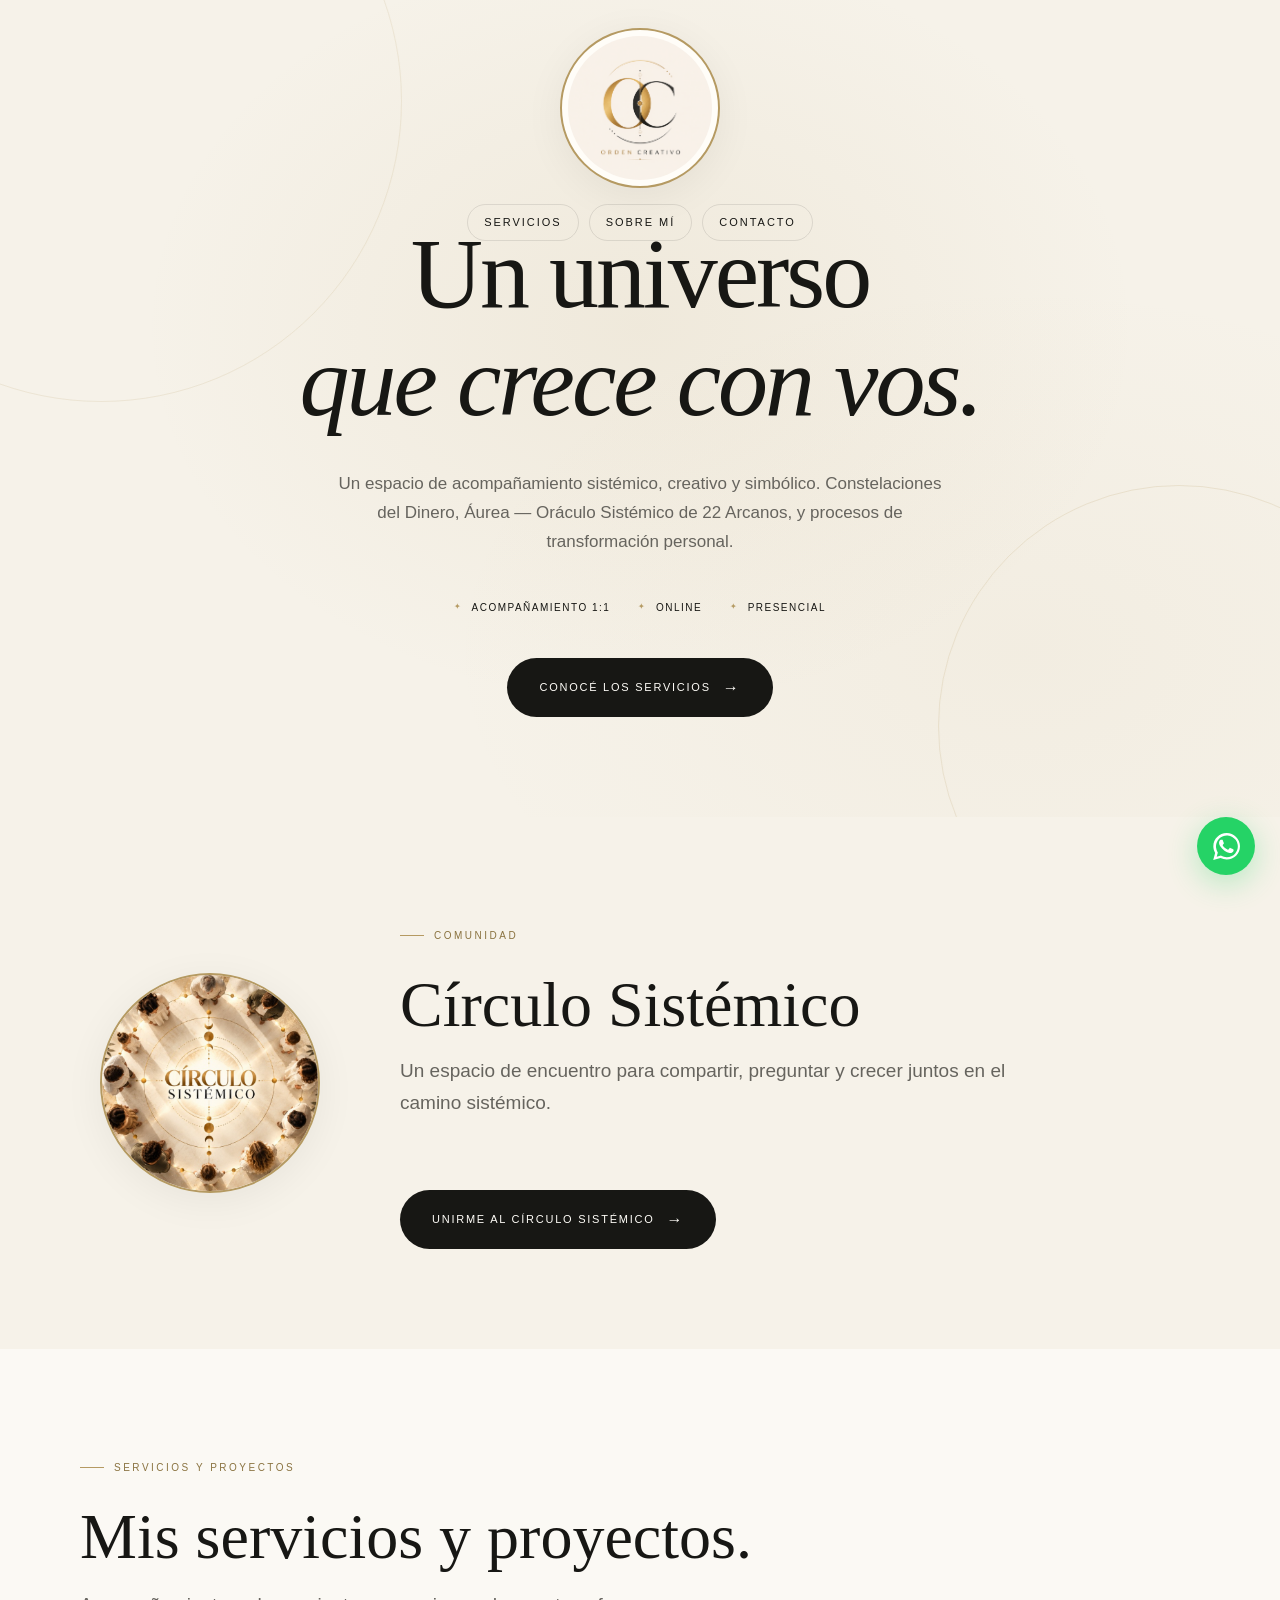
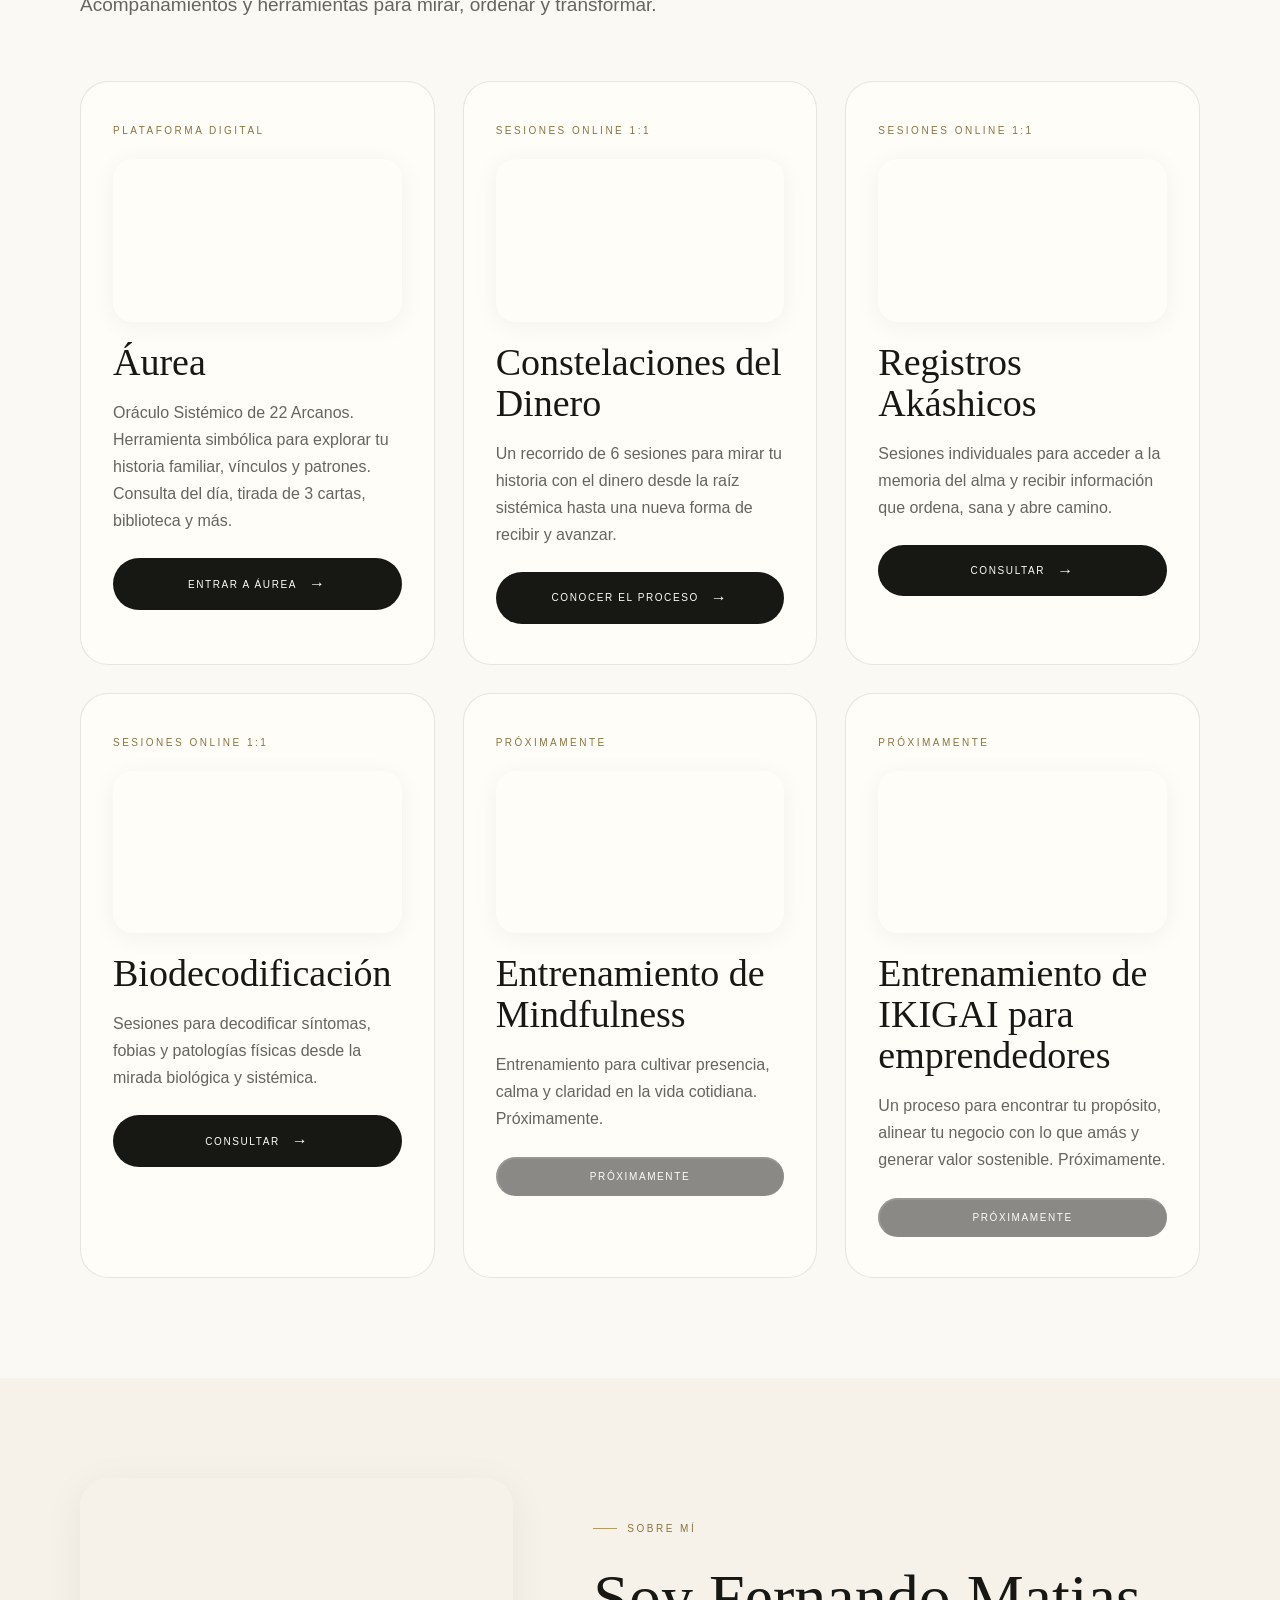
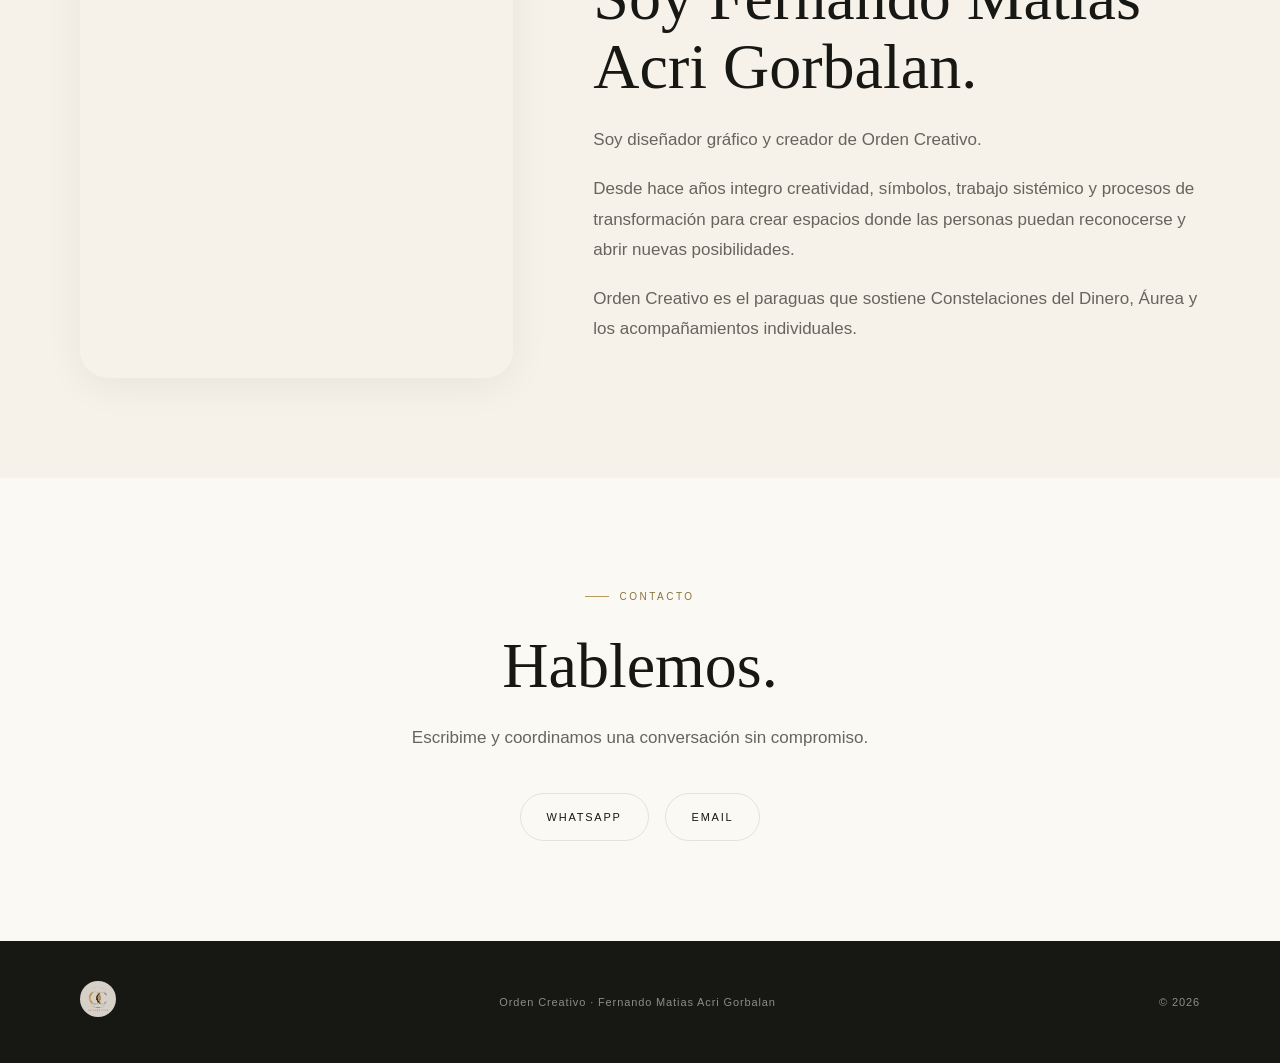
<file: orden-creativo/index.html>
<!DOCTYPE html>
<html lang="es">
<head>
  <meta charset="UTF-8" />
  <meta http-equiv="refresh" content="0; url=../" />
  <link rel="canonical" href="https://ingustudio-ai.github.io/oc-orden-creativo/" />
  <title>Orden Creativo</title>
</head>
<body>
  <p>Redirigiendo a <a href="../">Orden Creativo</a>…</p>
</body>
</html>
</file>
